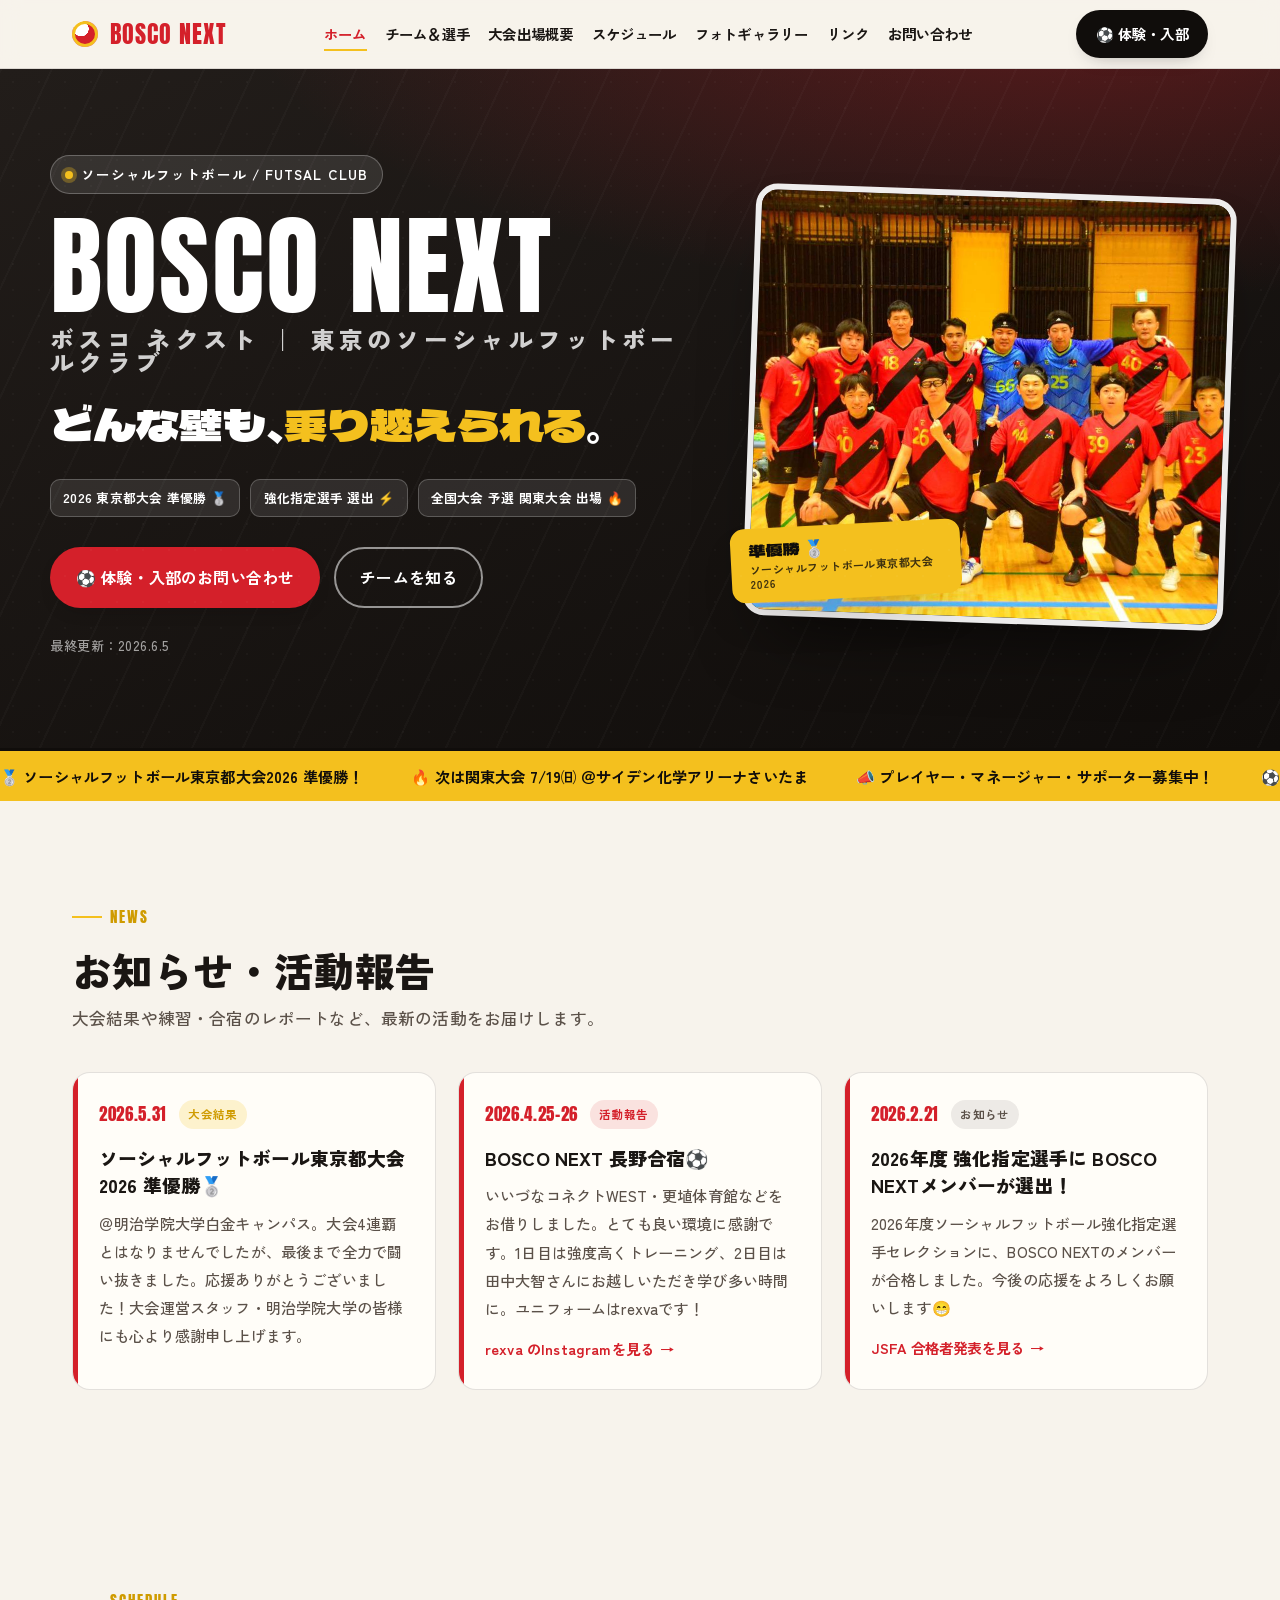
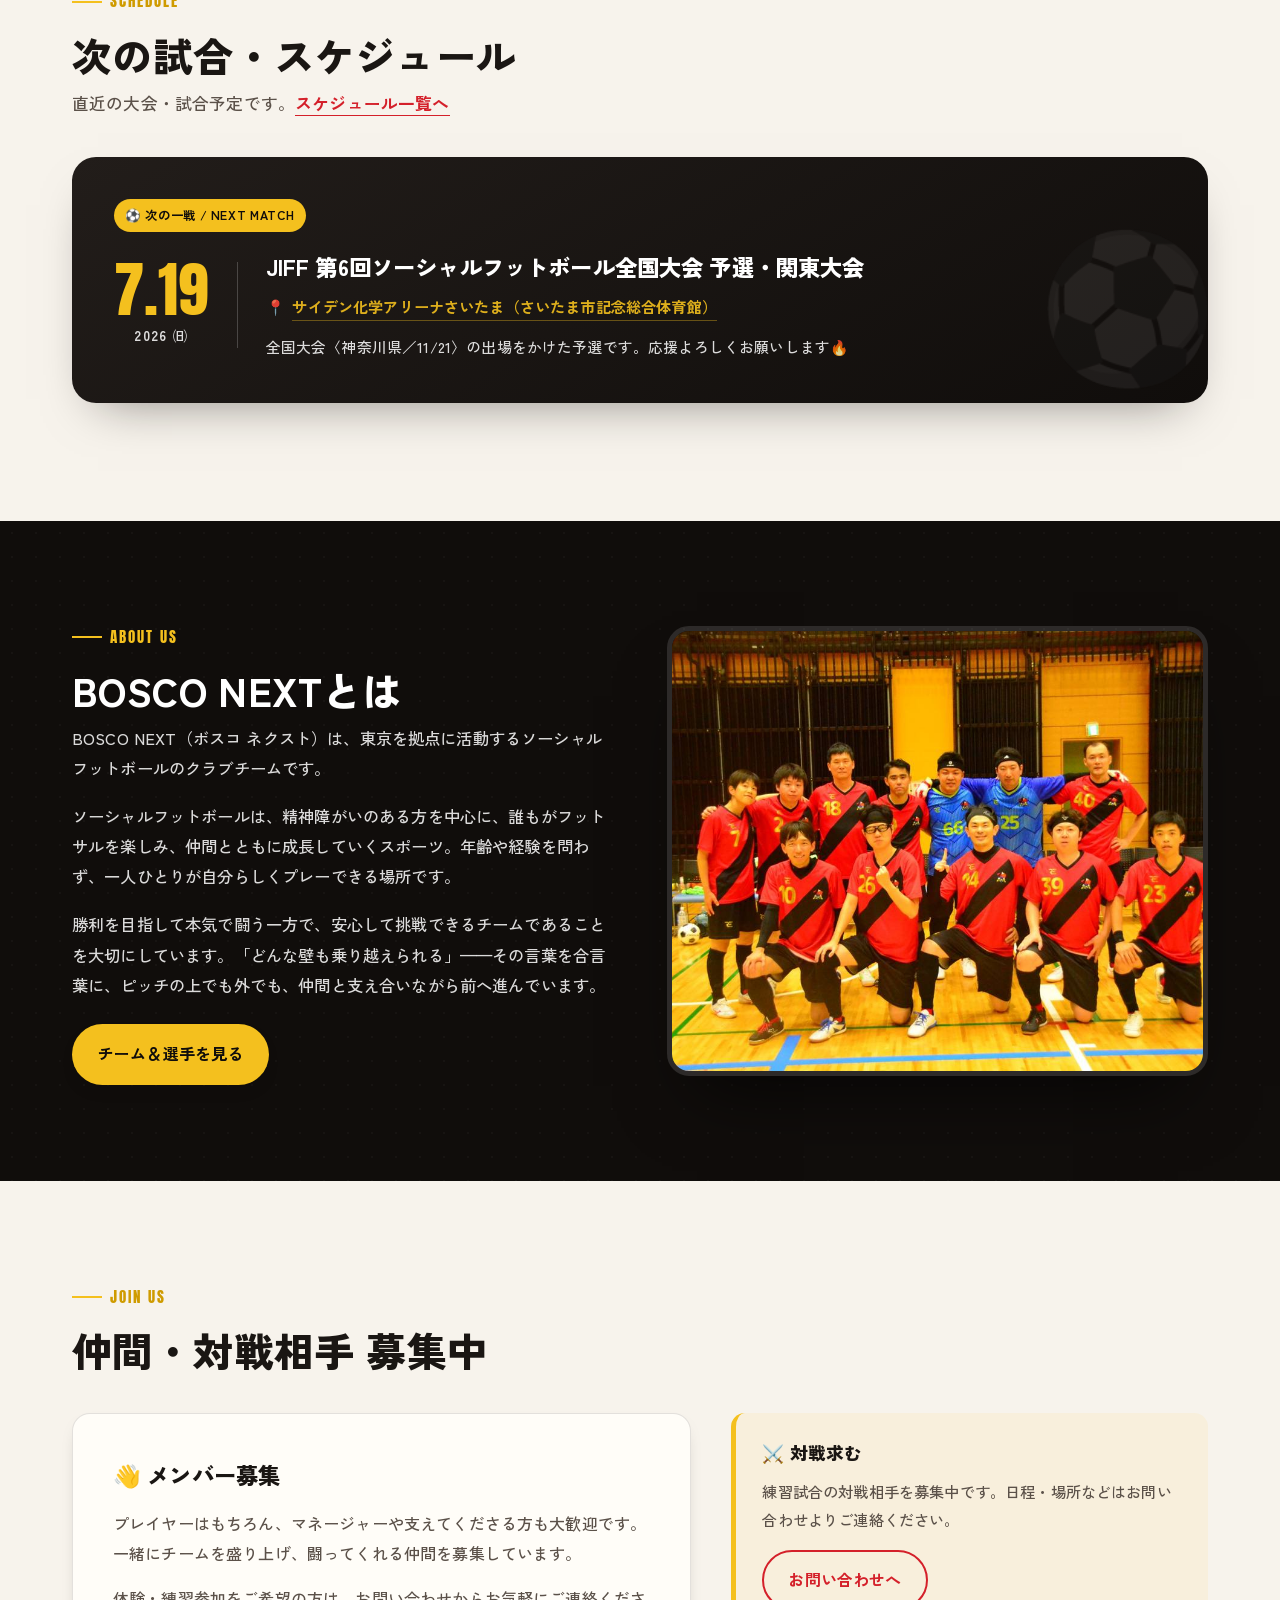
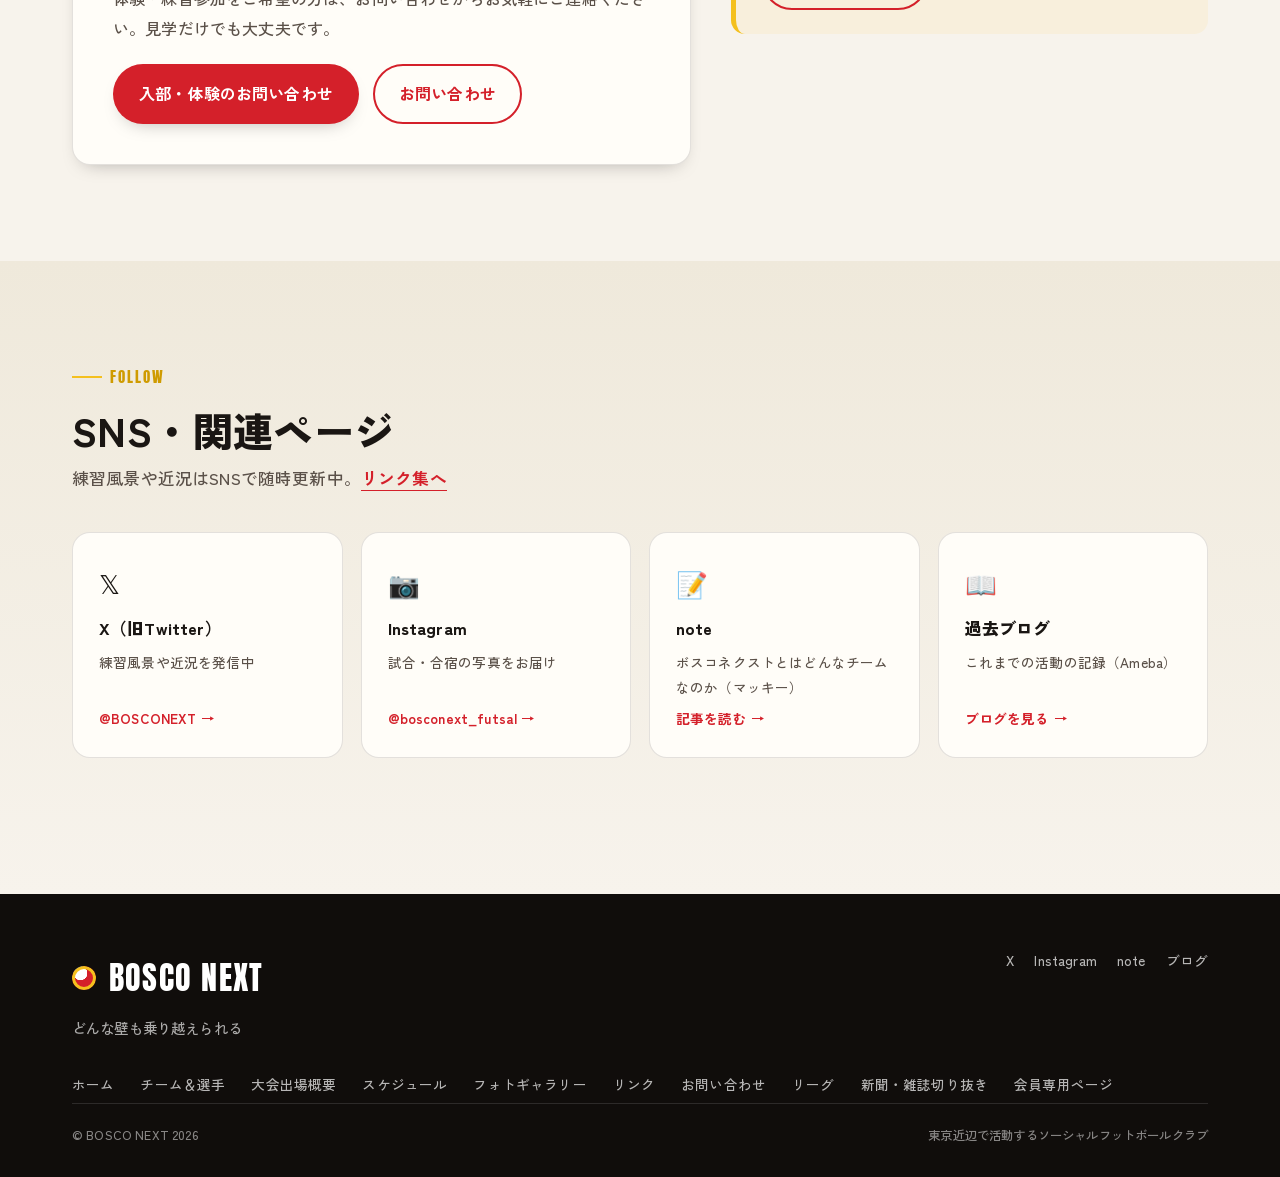
<file: bosconext-site/index.html>
<!DOCTYPE html>
<html lang="ja">
<head>
<meta charset="UTF-8">
<meta name="viewport" content="width=device-width, initial-scale=1.0">
<title>BOSCO NEXT｜東京のソーシャルフットボールクラブ</title>
<meta name="description" content="東京近辺で活動するソーシャルフットボールのクラブチーム、BOSCO NEXT（ボスコ ネクスト）の公式ホームページ。精神障がいのある方を中心に、誰もがフットサルを楽しめるチームです。体験・入部・対戦のお問い合わせはお気軽に。">
<link rel="preconnect" href="https://fonts.googleapis.com">
<link rel="preconnect" href="https://fonts.gstatic.com" crossorigin>
<link href="https://fonts.googleapis.com/css2?family=Anton&family=Dela+Gothic+One&family=Zen+Kaku+Gothic+New:wght@400;500;700;900&display=swap" rel="stylesheet">
<link rel="stylesheet" href="style.css">
</head>
<body>

<header id="site-header"></header>
<nav class="mobile-menu" id="mobileMenu"></nav>

<!-- ========== ヒーロー ========== -->
<section class="hero" id="top">
  <div class="wrap hero-inner">
    <div>
      <span class="eyebrow"><span class="dot"></span><span id="eyebrowText"></span></span>
      <h1><span id="clubName"></span><span class="ja" id="clubNameJa"></span></h1>
      <p class="tagline" id="tagline"></p>
      <div class="hero-badges" id="heroBadges"></div>
      <div class="hero-cta">
        <a class="btn btn-primary" data-link="join">⚽ 体験・入部のお問い合わせ</a>
        <a class="btn btn-ghost" href="#about">チームを知る</a>
      </div>
      <p class="hero-meta" id="updateMeta"></p>
    </div>
    <div class="hero-photo">
      <div class="frame"><img id="heroPhoto" alt="BOSCO NEXTの集合写真"></div>
      <div class="score" id="heroScore"></div>
    </div>
  </div>
</section>

<div class="ticker"><div class="ticker-track" id="ticker"></div></div>

<!-- ========== お知らせ ========== -->
<section class="block" id="news">
  <div class="wrap">
    <div class="sec-head reveal">
      <span class="kicker">News</span>
      <h2 class="sec-title">お知らせ・活動報告</h2>
      <p class="sec-lead">大会結果や練習・合宿のレポートなど、最新の活動をお届けします。</p>
    </div>
    <div class="news-grid" id="newsList"></div>
  </div>
</section>

<!-- ========== 次の試合・スケジュール ========== -->
<section class="block" id="schedule-sec">
  <div class="wrap">
    <div class="sec-head reveal">
      <span class="kicker">Schedule</span>
      <h2 class="sec-title">次の試合・スケジュール</h2>
      <p class="sec-lead">直近の大会・試合予定です。<a href="schedule.html" style="color:var(--brand);font-weight:700;border-bottom:1px solid var(--brand)">スケジュール一覧へ</a></p>
    </div>
    <div class="reveal" id="nextMatch"></div>
    <div class="sched-list reveal" id="scheduleList"></div>
  </div>
</section>

<!-- ========== BOSCO NEXTとは ========== -->
<section class="block" id="about">
  <div class="wrap about-grid">
    <div class="about-body reveal">
      <span class="kicker">About Us</span>
      <h2 class="sec-title">BOSCO NEXTとは</h2>
      <div id="aboutBody"></div>
      <div style="margin-top:24px"><a class="btn btn-gold" href="team.html">チーム＆選手を見る</a></div>
    </div>
    <div class="about-photo reveal">
      <div class="frame"><img id="aboutPhoto" alt="BOSCO NEXTのチーム写真"></div>
    </div>
  </div>
</section>

<!-- ========== 仲間募集 ========== -->
<section class="block" id="join">
  <div class="wrap">
    <div class="sec-head reveal">
      <span class="kicker">Join Us</span>
      <h2 class="sec-title">仲間・対戦相手 募集中</h2>
    </div>
    <div class="join-grid">
      <div class="join-card reveal">
        <h3>👋 メンバー募集</h3>
        <div id="recruitBody"></div>
        <div class="join-btns">
          <a class="btn btn-primary" data-link="join">入部・体験のお問い合わせ</a>
          <a class="btn btn-outline" data-link="contact">お問い合わせ</a>
        </div>
      </div>
      <div class="taisen reveal">
        <h4>⚔️ 対戦求む</h4>
        <p id="taisenBody"></p>
        <a class="btn btn-outline" data-link="contact">お問い合わせへ</a>
      </div>
    </div>
  </div>
</section>

<!-- ========== SNS ========== -->
<section class="block" id="links">
  <div class="wrap">
    <div class="sec-head reveal">
      <span class="kicker">Follow</span>
      <h2 class="sec-title">SNS・関連ページ</h2>
      <p class="sec-lead">練習風景や近況はSNSで随時更新中。<a href="links.html" style="color:var(--brand);font-weight:700;border-bottom:1px solid var(--brand)">リンク集へ</a></p>
    </div>
    <div class="sns-grid reveal" id="snsLinks"></div>
  </div>
</section>

<footer id="site-footer"></footer>
<button class="to-top" id="toTop" aria-label="上に戻る">↑</button>

<!-- チーム写真（差し替え方は 編集ガイド.md の「写真」を参照） -->
<script src="team-photo.js"></script>
<!-- 全ページ共通（メニュー・フッター・リンクはここで管理） -->
<script src="site.js"></script>

<script>
/* =====================================================================
   ★★★ このページ（トップ）の内容はここを編集します ★★★
   ・お知らせ → 編集画面（/admin）で追加・編集します（このファイル下の news は予備）
   ・試合予定 → schedule の { } をコピー（一番上が「次の一戦」）
   ・文章     → " " の中を書き換える
   ※ メニュー・SNS・チーム名は site.js の SITE_INFO で管理しています
   ===================================================================== */
const PAGE = {
  clubName:   "BOSCO NEXT",
  clubNameJa: "ボスコ ネクスト ｜ 東京のソーシャルフットボールクラブ",
  eyebrow:    "ソーシャルフットボール / FUTSAL CLUB",
  tagline:    'どんな壁も、{乗り越えられる}。',   /* { } で囲んだ言葉がゴールドで強調されます */
  updateDate: "2026.6.5",

  heroPhoto:  HERO_IMG,
  heroScoreMain: "準優勝 🥈",
  heroScoreSub:  "ソーシャルフットボール東京都大会 2026",
  heroBadges: [
    "2026 東京都大会 準優勝 🥈",
    "強化指定選手 選出 ⚡",
    "全国大会 予選 関東大会 出場 🔥"
  ],
  ticker: [
    "🥈 ソーシャルフットボール東京都大会2026 準優勝！",
    "🔥 次は関東大会 7/19㈰ ＠サイデン化学アリーナさいたま",
    "📣 プレイヤー・マネージャー・サポーター募集中！",
    "⚽ 練習試合の対戦相手も募集しています"
  ],

  /* お知らせ（新しいものを上に） tag: result=大会結果 / report=活動報告 / info=お知らせ */
  news: [
    {
      date: "2026.5.31", tag: "result",
      title:"ソーシャルフットボール東京都大会2026 準優勝🥈",
      body: "＠明治学院大学白金キャンパス。大会4連覇とはなりませんでしたが、最後まで全力で闘い抜きました。応援ありがとうございました！大会運営スタッフ・明治学院大学の皆様にも心より感謝申し上げます。",
      link: "", linkText: ""
    },
    {
      date: "2026.4.25–26", tag: "report",
      title:"BOSCO NEXT 長野合宿⚽",
      body: "いいづなコネクトWEST・更埴体育館などをお借りしました。とても良い環境に感謝です。1日目は強度高くトレーニング、2日目は田中大智さんにお越しいただき学び多い時間に。ユニフォームはrexvaです！",
      link: "https://www.instagram.com/p/DGDHDEYy_HX/", linkText: "rexva のInstagramを見る"
    },
    {
      date: "2026.2.21", tag: "info",
      title:"2026年度 強化指定選手に BOSCO NEXTメンバーが選出！",
      body: "2026年度ソーシャルフットボール強化指定選手セレクションに、BOSCO NEXTのメンバーが合格しました。今後の応援をよろしくお願いします😁",
      link: "https://jsfa-official.jp/posts/5Of34ngU", linkText: "JSFA 合格者発表を見る"
    }
  ],

  /* 試合・スケジュール（一番上が「次の一戦」として大きく表示） */
  schedule: [
    {
      date: "7.19", sub: "2026 ㈰",
      title:"JIFF 第6回ソーシャルフットボール全国大会 予選 関東大会",
      place:"サイデン化学アリーナさいたま（さいたま市記念総合体育館）",
      placeLink:"http://sai-kinen-spomachi.jp/",
      note: "全国大会〈神奈川県／11/21〉の出場をかけた予選です。応援よろしくお願いします🔥"
    }
  ],

  about: [
    "BOSCO NEXT（ボスコ ネクスト）は、東京を拠点に活動するソーシャルフットボールのクラブチームです。",
    "ソーシャルフットボールは、精神障がいのある方を中心に、誰もがフットサルを楽しみ、仲間とともに成長していくスポーツ。年齢や経験を問わず、一人ひとりが自分らしくプレーできる場所です。",
    "勝利を目指して本気で闘う一方で、安心して挑戦できるチームであることを大切にしています。「どんな壁も乗り越えられる」——その言葉を合言葉に、ピッチの上でも外でも、仲間と支え合いながら前へ進んでいます。"
  ],
  recruit: [
    "プレイヤーはもちろん、マネージャーや支えてくださる方も大歓迎です。一緒にチームを盛り上げ、闘ってくれる仲間を募集しています。",
    "体験・練習参加をご希望の方は、お問い合わせからお気軽にご連絡ください。見学だけでも大丈夫です。"
  ],
  taisen: "練習試合の対戦相手を募集中です。日程・場所などはお問い合わせよりご連絡ください。"
};

/* ===== 表示の仕組み（基本さわらなくてOK） ===== */
const $ = function(id){return document.getElementById(id);};
const tagName = {result:"大会結果", report:"活動報告", info:"お知らせ"};

/* トップの文章・写真は home.json（CMSで編集）。無い項目は下の PAGE を使用 */
function renderHome(h){
  $("clubName").textContent = PAGE.clubName;
  $("clubNameJa").textContent = PAGE.clubNameJa;
  $("eyebrowText").textContent = h.eyebrow || PAGE.eyebrow;
  $("tagline").innerHTML = esc(h.tagline || PAGE.tagline).replace(/\{(.+?)\}/g,'<span class="hl">$1</span>');
  $("updateMeta").textContent = "最終更新：" + (h.updateDate || PAGE.updateDate);
  var photo = h.heroPhoto || PAGE.heroPhoto;
  $("heroPhoto").src = photo;
  $("aboutPhoto").src = photo;
  var sm = (h.heroScoreMain!=null && h.heroScoreMain!=="") ? h.heroScoreMain : PAGE.heroScoreMain;
  var ss = (h.heroScoreSub!=null && h.heroScoreSub!=="") ? h.heroScoreSub : PAGE.heroScoreSub;
  $("heroScore").innerHTML = esc(sm) + '<small>' + esc(ss) + '</small>';
  var badges = (h.heroBadges && h.heroBadges.length) ? h.heroBadges : PAGE.heroBadges;
  $("heroBadges").innerHTML = badges.map(function(b){return '<span>'+esc(b)+'</span>';}).join("");
  var ticker = (h.ticker && h.ticker.length) ? h.ticker : PAGE.ticker;
  var tk = ticker.map(function(t){return '<span>'+esc(t)+'</span>';}).join("");
  $("ticker").innerHTML = tk + tk;
  var about = (h.about && h.about.length) ? h.about : PAGE.about;
  $("aboutBody").innerHTML = about.map(function(p){return '<p>'+esc(p)+'</p>';}).join("");
  var recruit = (h.recruit && h.recruit.length) ? h.recruit : PAGE.recruit;
  $("recruitBody").innerHTML = recruit.map(function(p){return '<p>'+esc(p)+'</p>';}).join("");
  $("taisenBody").textContent = h.taisen || PAGE.taisen;
}
loadJSON("home.json", function(d){ renderHome(d || {}); });

function renderNewsCard(n){
  return '<article class="news-card reveal">'+
    '<div class="news-top"><span class="news-date">'+esc(n.date)+'</span>'+
    '<span class="tag '+n.tag+'">'+esc(tagName[n.tag]||n.tag)+'</span></div>'+
    '<h3>'+esc(n.title)+'</h3>'+
    '<p>'+esc(n.body).replace(/\n/g,"<br>")+'</p>'+
    (n.link?'<a class="more" href="'+esc(n.link)+'" target="_blank" rel="noopener">'+esc(n.linkText||"くわしく見る")+'</a>':'')+
    '</article>';
}
/* お知らせは news.json（CMSで編集）を読み込んで表示します。
   読み込めない場合（例：パソコンでファイルを直接ひらいたプレビュー時）は、上の PAGE.news を表示します。 */
fetch('news.json', {cache:'no-store'})
  .then(function(r){ if(!r.ok) throw 0; return r.json(); })
  .then(function(data){
    var items = (data && data.items && data.items.length) ? data.items : PAGE.news;
    $("newsList").innerHTML = items.map(renderNewsCard).join("");
    observeReveals();
  })
  .catch(function(){
    $("newsList").innerHTML = PAGE.news.map(renderNewsCard).join("");
    observeReveals();
  });

function renderHomeSchedule(s){
  s = s || [];
  if(!s.length){ $("nextMatch").style.display="none"; $("scheduleList").innerHTML=""; return; }
  $("nextMatch").style.display="";
  var n = s[0];
  $("nextMatch").innerHTML =
    '<div class="next-match"><span class="nm-flag">⚽ 次の一戦 / NEXT MATCH</span>'+
    '<div class="nm-grid"><div class="nm-date"><div class="d">'+esc(n.date)+'</div><div class="m">'+esc(n.sub||"")+'</div></div>'+
    '<div class="nm-info"><h3>'+esc(n.title)+'</h3>'+
    '<div class="place">📍 '+(n.placeLink?'<a href="'+esc(n.placeLink)+'" target="_blank" rel="noopener">'+esc(n.place)+'</a>':esc(n.place))+'</div>'+
    (n.note?'<p class="note">'+esc(n.note)+'</p>':'')+'</div></div></div>';
  $("scheduleList").innerHTML = s.slice(1).map(function(e){
    return '<div class="sched-row"><div class="sd">'+esc(e.date)+' <small>'+esc(e.sub||"")+'</small></div>'+
      '<div><div class="st">'+esc(e.title)+'</div>'+(e.place?'<div class="sp">📍 '+esc(e.place)+'</div>':'')+'</div></div>';
  }).join("");
}
loadJSON("schedule.json", function(d){ renderHomeSchedule((d && d.upcoming) ? d.upcoming : PAGE.schedule); });

/* 文章（about / recruit / taisen）は renderHome() でまとめて表示しています */

$("snsLinks").innerHTML = [
  {ic:"𝕏", nm:"X（旧Twitter）", ds:"練習風景や近況を発信中", url:SITE_INFO.links.x, go:"@BOSCONEXT"},
  {ic:"📷", nm:"Instagram", ds:"試合・合宿の写真をお届け", url:SITE_INFO.links.instagram, go:"@bosconext_futsal"},
  {ic:"📝", nm:"note", ds:"ボスコネクストとはどんなチームなのか（マッキー）", url:SITE_INFO.links.note, go:"記事を読む"},
  {ic:"📖", nm:"過去ブログ", ds:"これまでの活動の記録（Ameba）", url:SITE_INFO.links.blog, go:"ブログを見る"}
].map(function(s){
  return '<a class="sns-card" href="'+esc(s.url)+'" target="_blank" rel="noopener">'+
    '<span class="ic">'+s.ic+'</span><span class="nm">'+esc(s.nm)+'</span>'+
    '<span class="ds">'+esc(s.ds)+'</span><span class="go">'+esc(s.go)+' →</span></a>';
}).join("");

observeReveals();
</script>
</body>
</html>
</file>
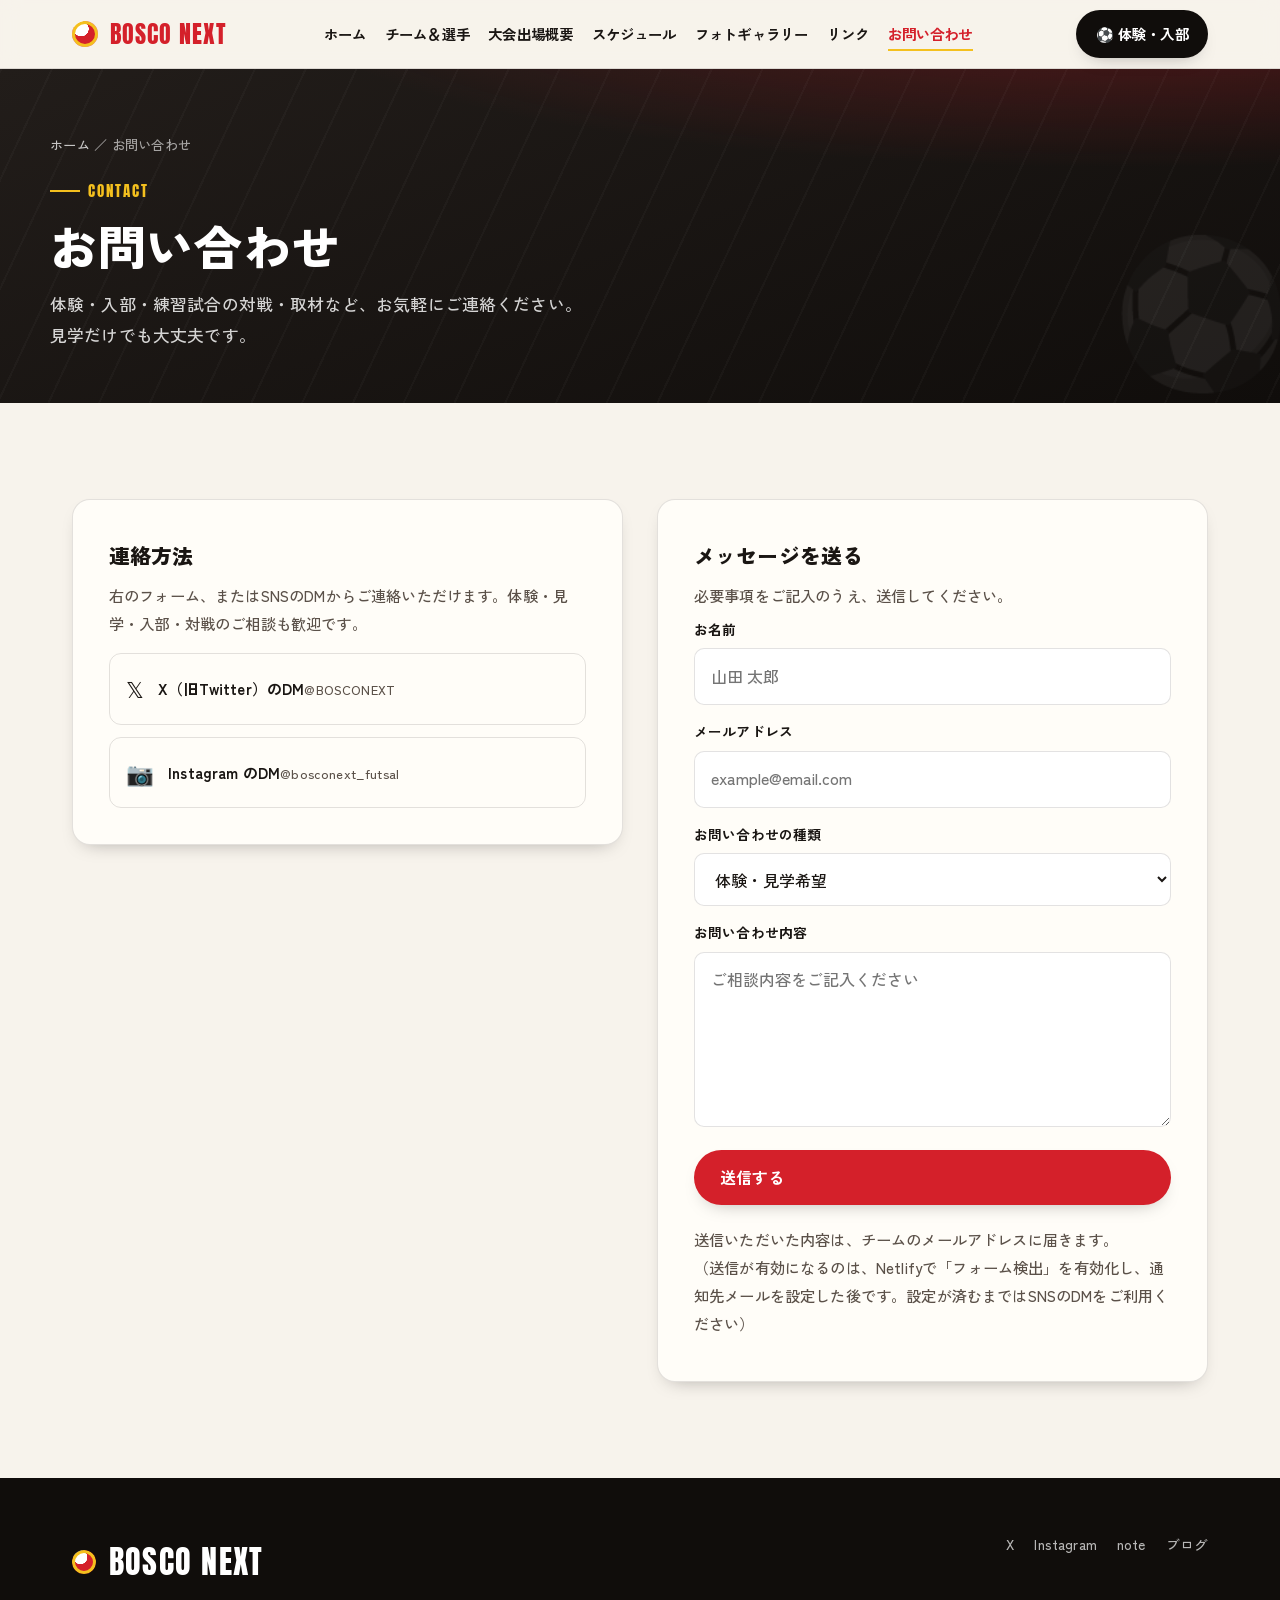
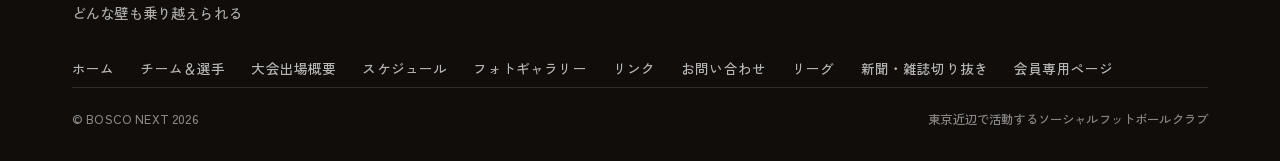
<file: bosconext-site/contact.html>
<!DOCTYPE html>
<html lang="ja">
<head>
<meta charset="UTF-8">
<meta name="viewport" content="width=device-width, initial-scale=1.0">
<title>お問い合わせ｜BOSCO NEXT</title>
<meta name="description" content="BOSCO NEXT（ボスコ ネクスト）へのお問い合わせ。体験・入部・対戦・取材などのご連絡はこちらから。">
<link rel="preconnect" href="https://fonts.googleapis.com">
<link rel="preconnect" href="https://fonts.gstatic.com" crossorigin>
<link href="https://fonts.googleapis.com/css2?family=Anton&family=Dela+Gothic+One&family=Zen+Kaku+Gothic+New:wght@400;500;700;900&display=swap" rel="stylesheet">
<link rel="stylesheet" href="style.css">
</head>
<body>

<header id="site-header"></header>
<nav class="mobile-menu" id="mobileMenu"></nav>

<section class="subhero">
  <div class="wrap subhero-inner">
    <div class="breadcrumb"><a href="index.html">ホーム</a> ／ お問い合わせ</div>
    <span class="kicker">Contact</span>
    <h1>お問い合わせ</h1>
    <p>体験・入部・練習試合の対戦・取材など、お気軽にご連絡ください。見学だけでも大丈夫です。</p>
  </div>
</section>

<section class="block">
  <div class="wrap contact-grid">

    <!-- 連絡方法 -->
    <div class="contact-card reveal">
      <h3>連絡方法</h3>
      <p>右のフォーム、またはSNSのDMからご連絡いただけます。体験・見学・入部・対戦のご相談も歓迎です。</p>
      <div class="contact-methods">
        <a class="cmethod" data-link="x" target="_blank" rel="noopener">
          <span class="ic">𝕏</span><span><span class="l1">X（旧Twitter）のDM</span><span class="l2">@BOSCONEXT</span></span>
        </a>
        <a class="cmethod" data-link="instagram" target="_blank" rel="noopener">
          <span class="ic">📷</span><span><span class="l1">Instagram のDM</span><span class="l2">@bosconext_futsal</span></span>
        </a>
      </div>
    </div>

    <!-- フォーム（Netlify Forms） -->
    <div class="contact-card reveal">
      <h3>メッセージを送る</h3>
      <p>必要事項をご記入のうえ、送信してください。</p>
      <form name="contact" method="POST" data-netlify="true" data-netlify-honeypot="bot-field" action="/thanks.html" class="cform">
        <input type="hidden" name="form-name" value="contact">
        <p hidden><label>これは記入しないでください: <input name="bot-field"></label></p>
        <div class="cfield"><label for="cf-name">お名前</label><input id="cf-name" type="text" name="name" placeholder="山田 太郎" required></div>
        <div class="cfield"><label for="cf-mail">メールアドレス</label><input id="cf-mail" type="email" name="email" placeholder="example@email.com" required></div>
        <div class="cfield"><label for="cf-type">お問い合わせの種類</label>
          <select id="cf-type" name="種類" style="width:100%;padding:.8em 1em;border:1px solid var(--line);border-radius:10px;font:inherit;background:#fff;color:var(--ink)">
            <option>体験・見学希望</option>
            <option>入部希望</option>
            <option>練習試合・対戦のご相談</option>
            <option>取材・メディア</option>
            <option>その他</option>
          </select>
        </div>
        <div class="cfield"><label for="cf-msg">お問い合わせ内容</label><textarea id="cf-msg" name="message" rows="5" placeholder="ご相談内容をご記入ください" required></textarea></div>
        <button type="submit" class="btn btn-primary">送信する</button>
        <p class="cnote">送信いただいた内容は、チームのメールアドレスに届きます。<br>（送信が有効になるのは、Netlifyで「フォーム検出」を有効化し、通知先メールを設定した後です。設定が済むまではSNSのDMをご利用ください）</p>
      </form>
    </div>

  </div>
</section>

<footer id="site-footer"></footer>
<button class="to-top" id="toTop" aria-label="上に戻る">↑</button>

<script src="site.js"></script>
</body>
</html>
</file>
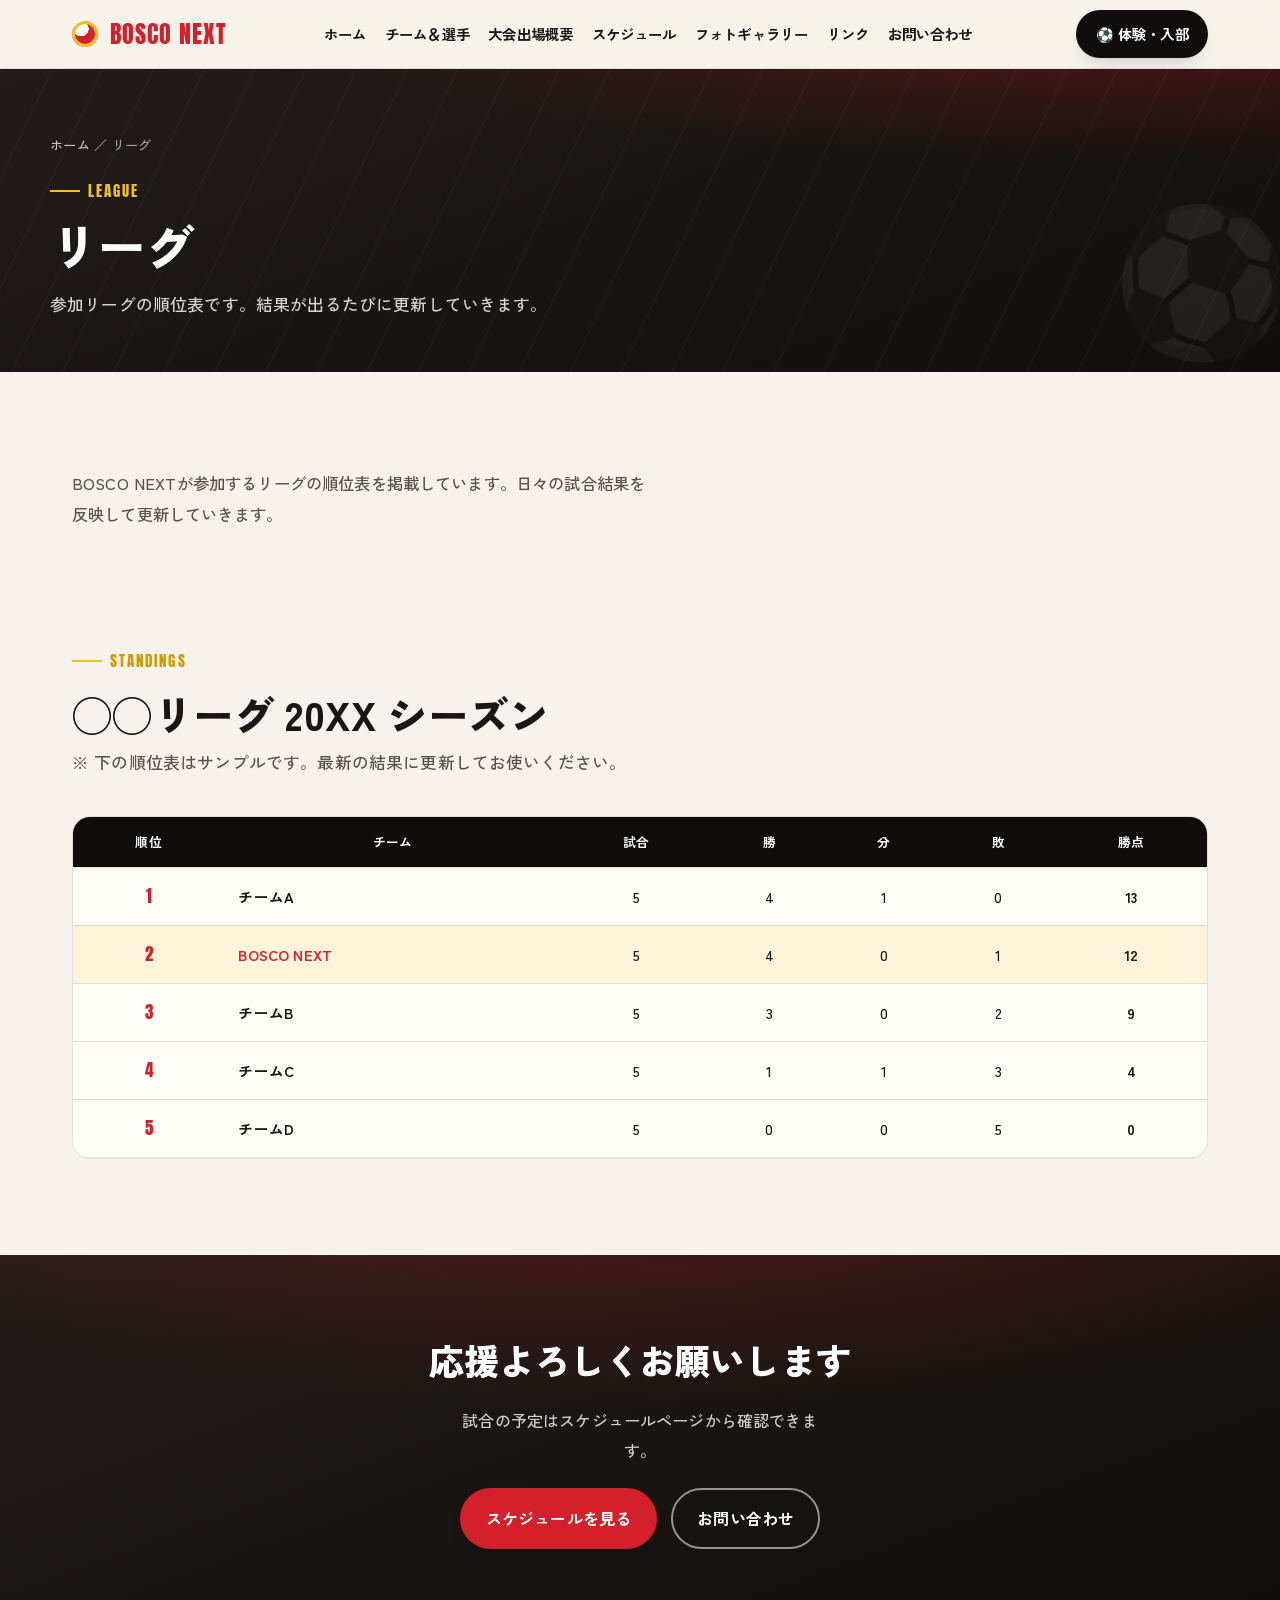
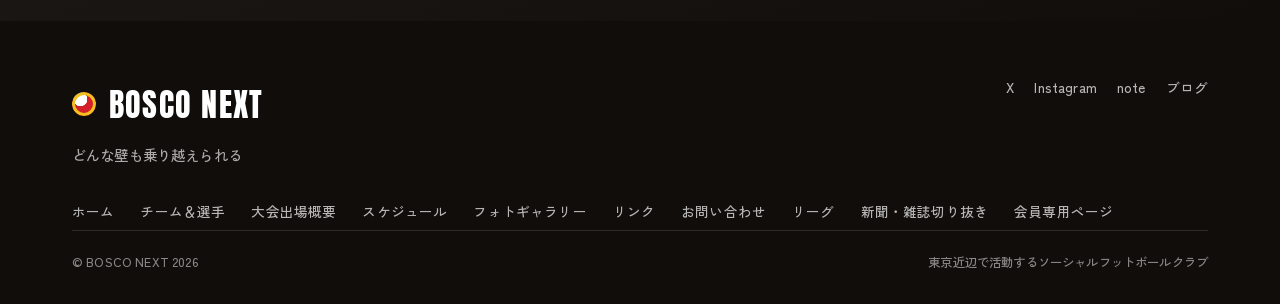
<file: bosconext-site/league.html>
<!DOCTYPE html>
<html lang="ja">
<head>
<meta charset="UTF-8">
<meta name="viewport" content="width=device-width, initial-scale=1.0">
<title>リーグ｜BOSCO NEXT</title>
<meta name="description" content="BOSCO NEXT（ボスコ ネクスト）が参加するリーグの順位表。">
<link rel="preconnect" href="https://fonts.googleapis.com">
<link rel="preconnect" href="https://fonts.gstatic.com" crossorigin>
<link href="https://fonts.googleapis.com/css2?family=Anton&family=Dela+Gothic+One&family=Zen+Kaku+Gothic+New:wght@400;500;700;900&display=swap" rel="stylesheet">
<link rel="stylesheet" href="style.css">
</head>
<body>

<header id="site-header"></header>
<nav class="mobile-menu" id="mobileMenu"></nav>

<section class="subhero">
  <div class="wrap subhero-inner">
    <div class="breadcrumb"><a href="index.html">ホーム</a> ／ リーグ</div>
    <span class="kicker">League</span>
    <h1>リーグ</h1>
    <p>参加リーグの順位表です。結果が出るたびに更新していきます。</p>
  </div>
</section>

<section class="block">
  <div class="wrap">
    <div class="lead-block reveal" id="lead"></div>
  </div>
</section>

<section class="block" style="padding-top:0">
  <div class="wrap">
    <div class="sec-head reveal">
      <span class="kicker">Standings</span>
      <h2 class="sec-title" id="leagueName">順位表</h2>
      <p class="sec-lead" id="leagueNote"></p>
    </div>
    <div class="table-wrap reveal">
      <table class="ltable">
        <thead>
          <tr><th>順位</th><th>チーム</th><th>試合</th><th>勝</th><th>分</th><th>敗</th><th>勝点</th></tr>
        </thead>
        <tbody id="standings"></tbody>
      </table>
    </div>
  </div>
</section>

<section class="cta-band">
  <div class="wrap">
    <h2>応援よろしくお願いします</h2>
    <p>試合の予定はスケジュールページから確認できます。</p>
    <div class="hero-cta">
      <a class="btn btn-primary" href="schedule.html">スケジュールを見る</a>
      <a class="btn btn-ghost" data-link="contact">お問い合わせ</a>
    </div>
  </div>
</section>

<footer id="site-footer"></footer>
<button class="to-top" id="toTop" aria-label="上に戻る">↑</button>

<script src="site.js"></script>
<script>
/* =====================================================================
   ★★★ このページの内容はここを編集します ★★★
   ・順位表を更新 → standings の数字や順番を書き換える
   ・自チームの行は mine:true にすると色がつきます
   ===================================================================== */
const PAGE = {
  leagueName: "◯◯リーグ 20XX シーズン",   /* リーグ名・シーズンに書き換え */
  leagueNote: "※ 下の順位表はサンプルです。最新の結果に更新してお使いください。",

  /* rank=順位, team=チーム名, p=試合数, w=勝, d=分, l=敗, pts=勝点 */
  standings: [
    {rank:1, team:"チームA", p:5, w:4, d:1, l:0, pts:13},
    {rank:2, team:"BOSCO NEXT", p:5, w:4, d:0, l:1, pts:12, mine:true},
    {rank:3, team:"チームB", p:5, w:3, d:0, l:2, pts:9},
    {rank:4, team:"チームC", p:5, w:1, d:1, l:3, pts:4},
    {rank:5, team:"チームD", p:5, w:0, d:0, l:5, pts:0}
  ]
};

/* ===== 表示の仕組み ===== */
document.getElementById("leagueName").textContent = PAGE.leagueName;
document.getElementById("leagueNote").textContent = PAGE.leagueNote;
document.getElementById("lead").innerHTML =
  '<p>BOSCO NEXTが参加するリーグの順位表を掲載しています。日々の試合結果を反映して更新していきます。</p>';

document.getElementById("standings").innerHTML = PAGE.standings.map(function(t){
  return '<tr'+(t.mine?' class="mine"':'')+'>'+
    '<td class="rank">'+esc(String(t.rank))+'</td>'+
    '<td>'+esc(t.team)+'</td>'+
    '<td>'+esc(String(t.p))+'</td><td>'+esc(String(t.w))+'</td>'+
    '<td>'+esc(String(t.d))+'</td><td>'+esc(String(t.l))+'</td>'+
    '<td><strong>'+esc(String(t.pts))+'</strong></td></tr>';
}).join("");

observeReveals();
</script>
</body>
</html>
</file>
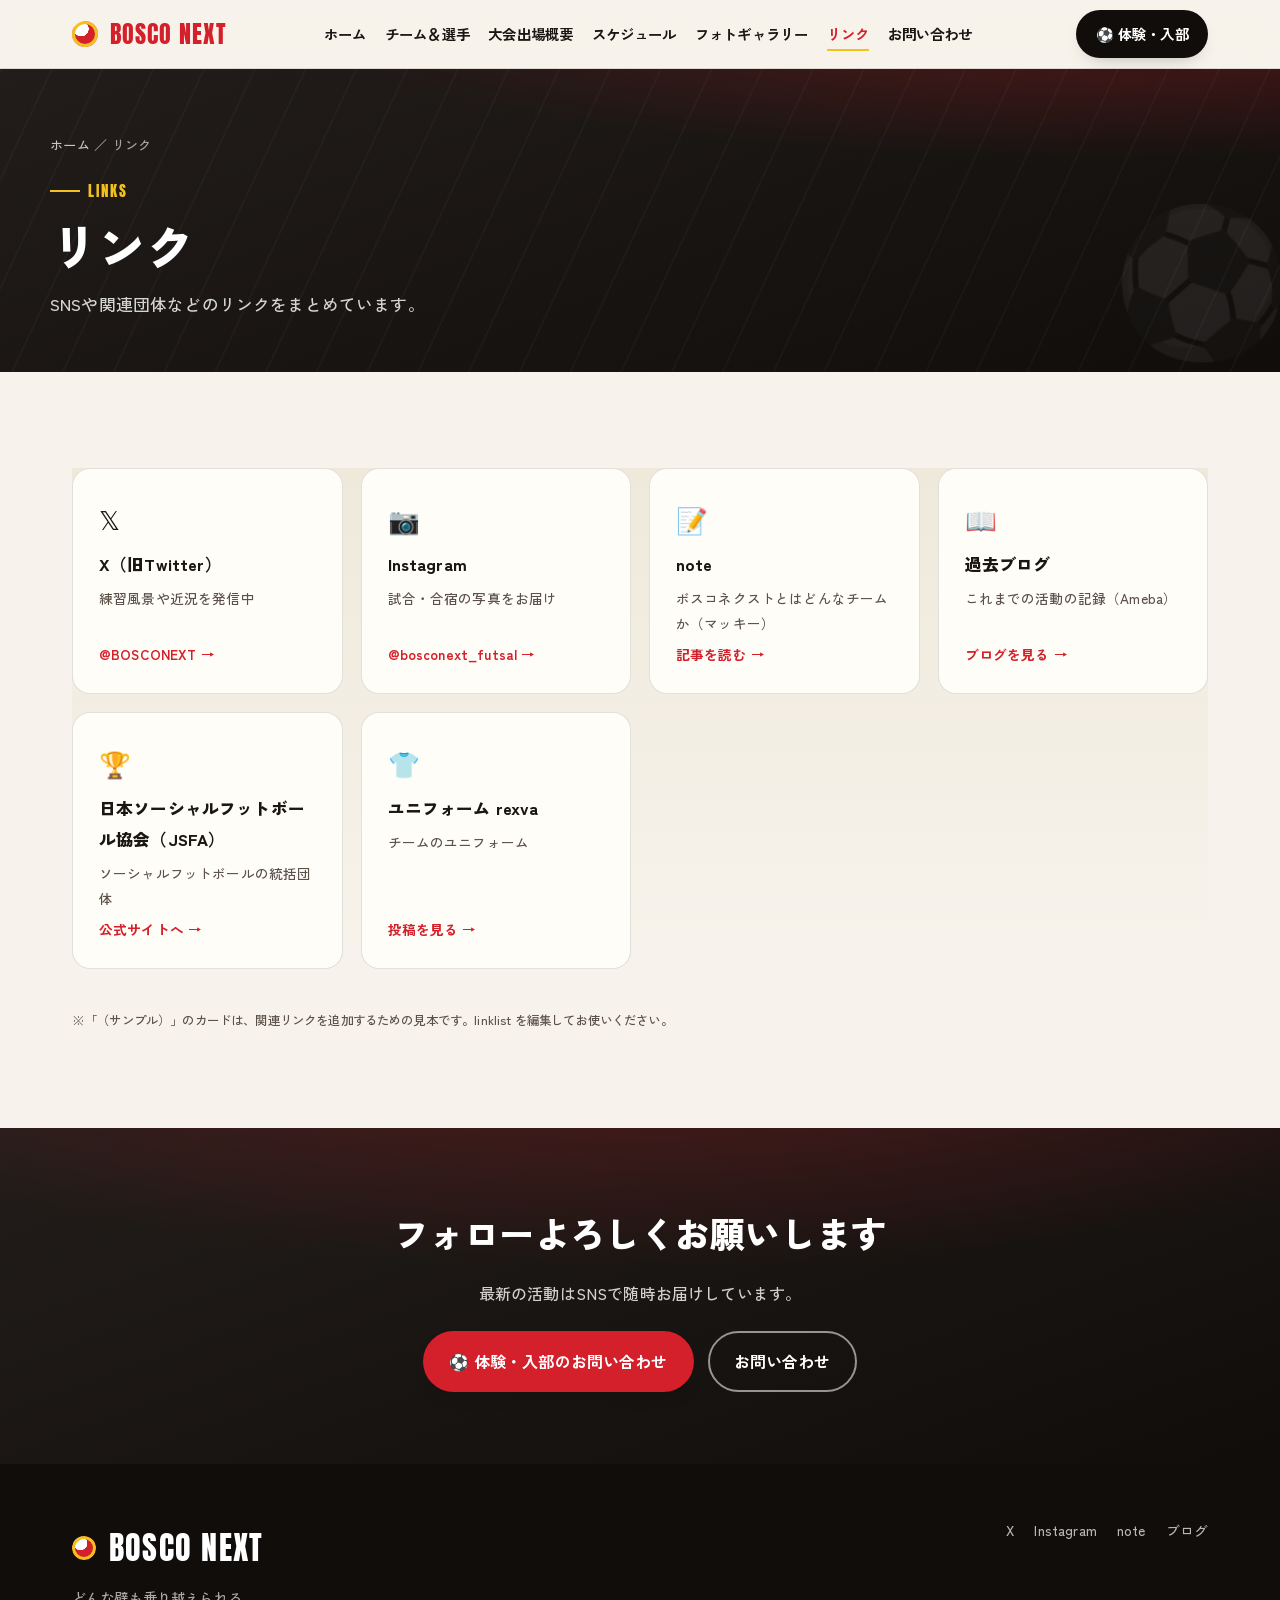
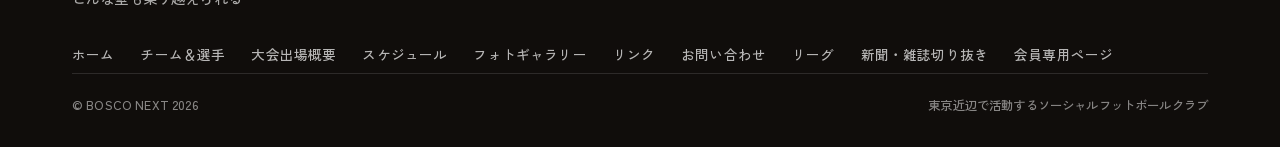
<file: bosconext-site/links.html>
<!DOCTYPE html>
<html lang="ja">
<head>
<meta charset="UTF-8">
<meta name="viewport" content="width=device-width, initial-scale=1.0">
<title>リンク｜BOSCO NEXT</title>
<meta name="description" content="BOSCO NEXT（ボスコ ネクスト）のSNS・関連団体などのリンク集。">
<link rel="preconnect" href="https://fonts.googleapis.com">
<link rel="preconnect" href="https://fonts.gstatic.com" crossorigin>
<link href="https://fonts.googleapis.com/css2?family=Anton&family=Dela+Gothic+One&family=Zen+Kaku+Gothic+New:wght@400;500;700;900&display=swap" rel="stylesheet">
<link rel="stylesheet" href="style.css">
</head>
<body>

<header id="site-header"></header>
<nav class="mobile-menu" id="mobileMenu"></nav>

<section class="subhero">
  <div class="wrap subhero-inner">
    <div class="breadcrumb"><a href="index.html">ホーム</a> ／ リンク</div>
    <span class="kicker">Links</span>
    <h1>リンク</h1>
    <p>SNSや関連団体などのリンクをまとめています。</p>
  </div>
</section>

<section class="block">
  <div class="wrap">
    <div class="sns-grid reveal" id="links"></div>
    <p class="cnote reveal" style="margin-top:20px">※「（サンプル）」のカードは、関連リンクを追加するための見本です。linklist を編集してお使いください。</p>
  </div>
</section>

<section class="cta-band">
  <div class="wrap">
    <h2>フォローよろしくお願いします</h2>
    <p>最新の活動はSNSで随時お届けしています。</p>
    <div class="hero-cta">
      <a class="btn btn-primary" data-link="join">⚽ 体験・入部のお問い合わせ</a>
      <a class="btn btn-ghost" data-link="contact">お問い合わせ</a>
    </div>
  </div>
</section>

<footer id="site-footer"></footer>
<button class="to-top" id="toTop" aria-label="上に戻る">↑</button>

<script src="site.js"></script>
<script>
/* =====================================================================
   ★★★ このページの内容はここを編集します ★★★
   ・リンクを追加/変更 → linklist の { } を編集する
   ===================================================================== */
const PAGE = {
  linklist: [
    {ic:"𝕏",  nm:"X（旧Twitter）", ds:"練習風景や近況を発信中", url:SITE_INFO.links.x,         go:"@BOSCONEXT"},
    {ic:"📷", nm:"Instagram",      ds:"試合・合宿の写真をお届け", url:SITE_INFO.links.instagram, go:"@bosconext_futsal"},
    {ic:"📝", nm:"note",           ds:"ボスコネクストとはどんなチームか（マッキー）", url:SITE_INFO.links.note, go:"記事を読む"},
    {ic:"📖", nm:"過去ブログ",      ds:"これまでの活動の記録（Ameba）", url:SITE_INFO.links.blog,      go:"ブログを見る"},
    {ic:"🏆", nm:"日本ソーシャルフットボール協会（JSFA）", ds:"ソーシャルフットボールの統括団体", url:"https://jsfa-official.jp/", go:"公式サイトへ"},
    {ic:"👕", nm:"ユニフォーム rexva", ds:"チームのユニフォーム", url:"https://www.instagram.com/p/DGDHDEYy_HX/", go:"投稿を見る"},
    {ic:"🔗", nm:"関連リンク（サンプル）", ds:"説明をここに記入", url:"#", go:"リンクへ"}
  ]
};

/* ===== 表示の仕組み（内容は links.json＝CMSで編集。読めない時は上の PAGE を表示）===== */
function renderLinks(d){
  var list = (d && d.linklist) ? d.linklist : PAGE.linklist;
  document.getElementById("links").innerHTML = list.map(function(s){
    return '<a class="sns-card" href="'+esc(s.url)+'" target="_blank" rel="noopener">'+
      '<span class="ic">'+esc(s.ic||"🔗")+'</span><span class="nm">'+esc(s.nm)+'</span>'+
      '<span class="ds">'+esc(s.ds)+'</span><span class="go">'+esc(s.go||"開く")+' →</span></a>';
  }).join("");
  observeReveals();
}
loadJSON("links.json", function(d){ renderLinks(d); });
</script>
</body>
</html>
</file>
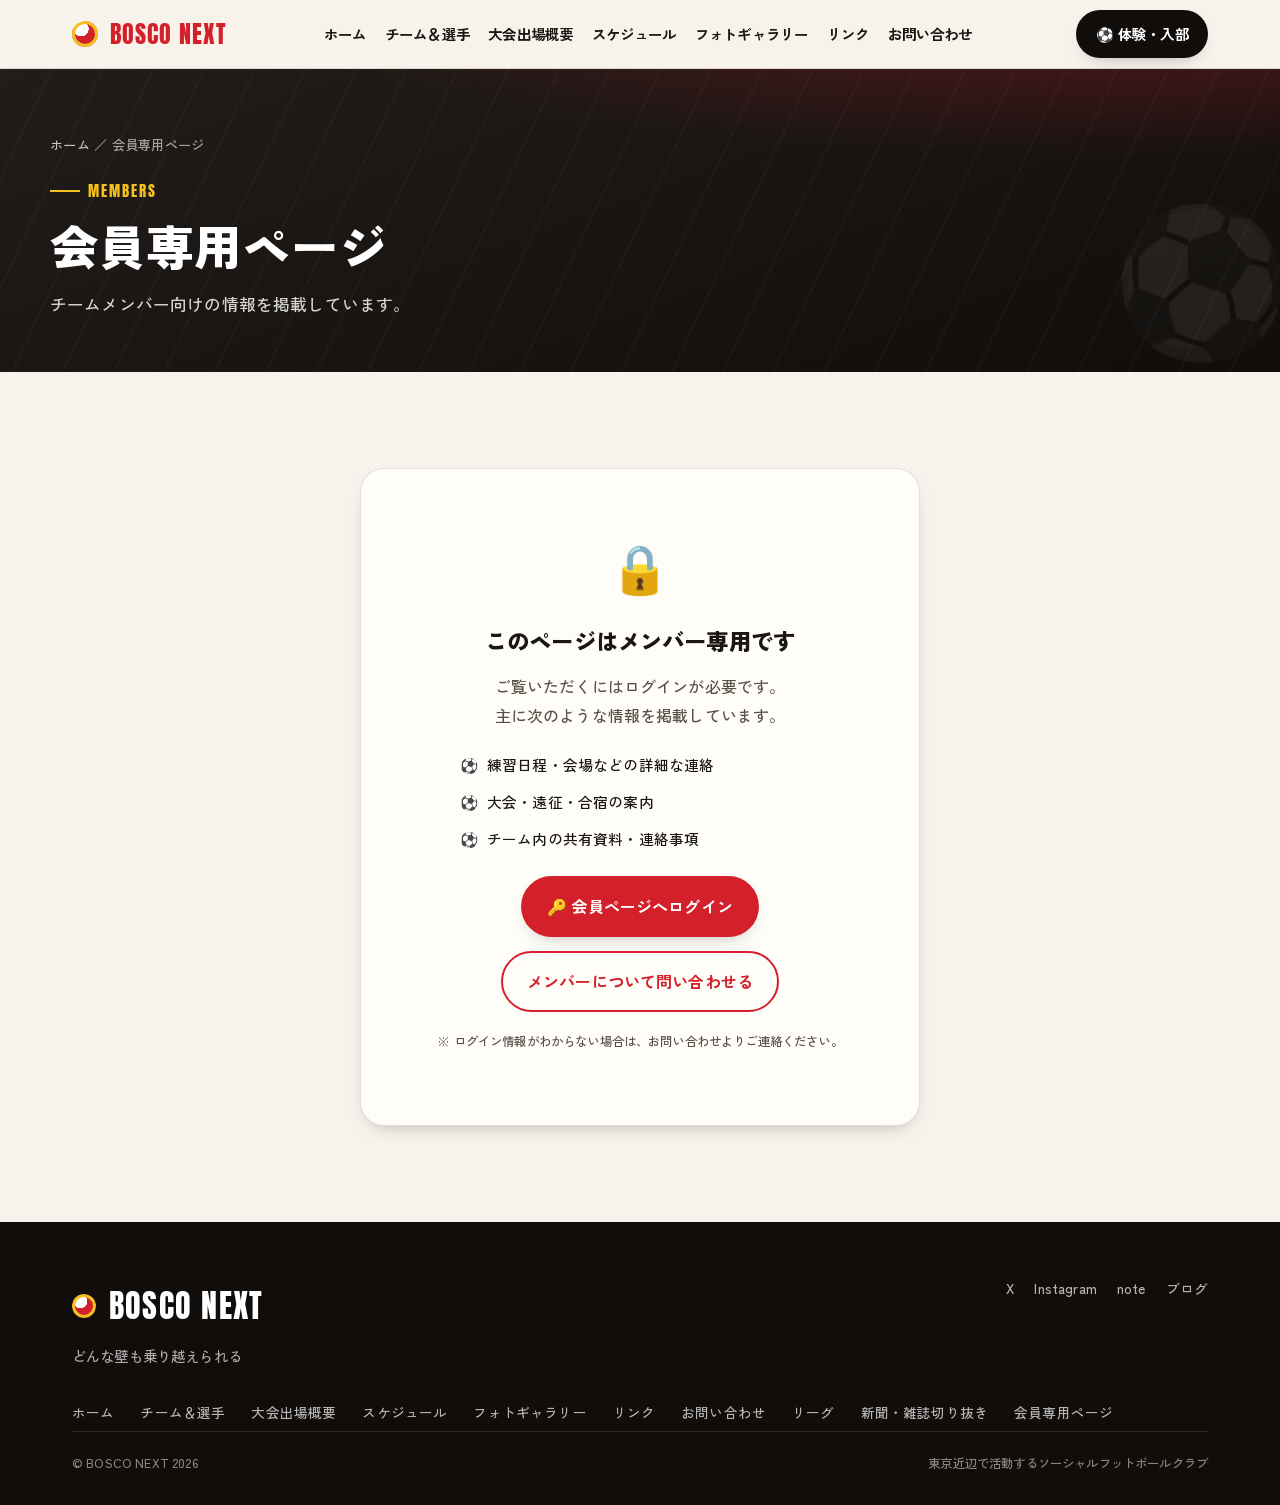
<file: bosconext-site/members.html>
<!DOCTYPE html>
<html lang="ja">
<head>
<meta charset="UTF-8">
<meta name="viewport" content="width=device-width, initial-scale=1.0">
<title>会員専用ページ｜BOSCO NEXT</title>
<meta name="description" content="BOSCO NEXT（ボスコ ネクスト）メンバー専用ページのご案内。">
<link rel="preconnect" href="https://fonts.googleapis.com">
<link rel="preconnect" href="https://fonts.gstatic.com" crossorigin>
<link href="https://fonts.googleapis.com/css2?family=Anton&family=Dela+Gothic+One&family=Zen+Kaku+Gothic+New:wght@400;500;700;900&display=swap" rel="stylesheet">
<link rel="stylesheet" href="style.css">
</head>
<body>

<header id="site-header"></header>
<nav class="mobile-menu" id="mobileMenu"></nav>

<section class="subhero">
  <div class="wrap subhero-inner">
    <div class="breadcrumb"><a href="index.html">ホーム</a> ／ 会員専用ページ</div>
    <span class="kicker">Members</span>
    <h1>会員専用ページ</h1>
    <p>チームメンバー向けの情報を掲載しています。</p>
  </div>
</section>

<section class="block">
  <div class="wrap">
    <div class="locked-card reveal">
      <div class="lock">🔒</div>
      <h3>このページはメンバー専用です</h3>
      <p>ご覧いただくにはログインが必要です。<br>主に次のような情報を掲載しています。</p>
      <div class="locked-list">
        <div>練習日程・会場などの詳細な連絡</div>
        <div>大会・遠征・合宿の案内</div>
        <div>チーム内の共有資料・連絡事項</div>
      </div>
      <div class="hero-cta" style="justify-content:center">
        <a class="btn btn-primary" data-link="jimdoMembers" target="_blank" rel="noopener">🔑 会員ページへログイン</a>
        <a class="btn btn-outline" data-link="contact">メンバーについて問い合わせる</a>
      </div>
      <p class="cnote" style="margin-top:18px">※ ログイン情報がわからない場合は、お問い合わせよりご連絡ください。</p>
    </div>
  </div>
</section>

<footer id="site-footer"></footer>
<button class="to-top" id="toTop" aria-label="上に戻る">↑</button>

<script src="site.js"></script>
</body>
</html>
</file>
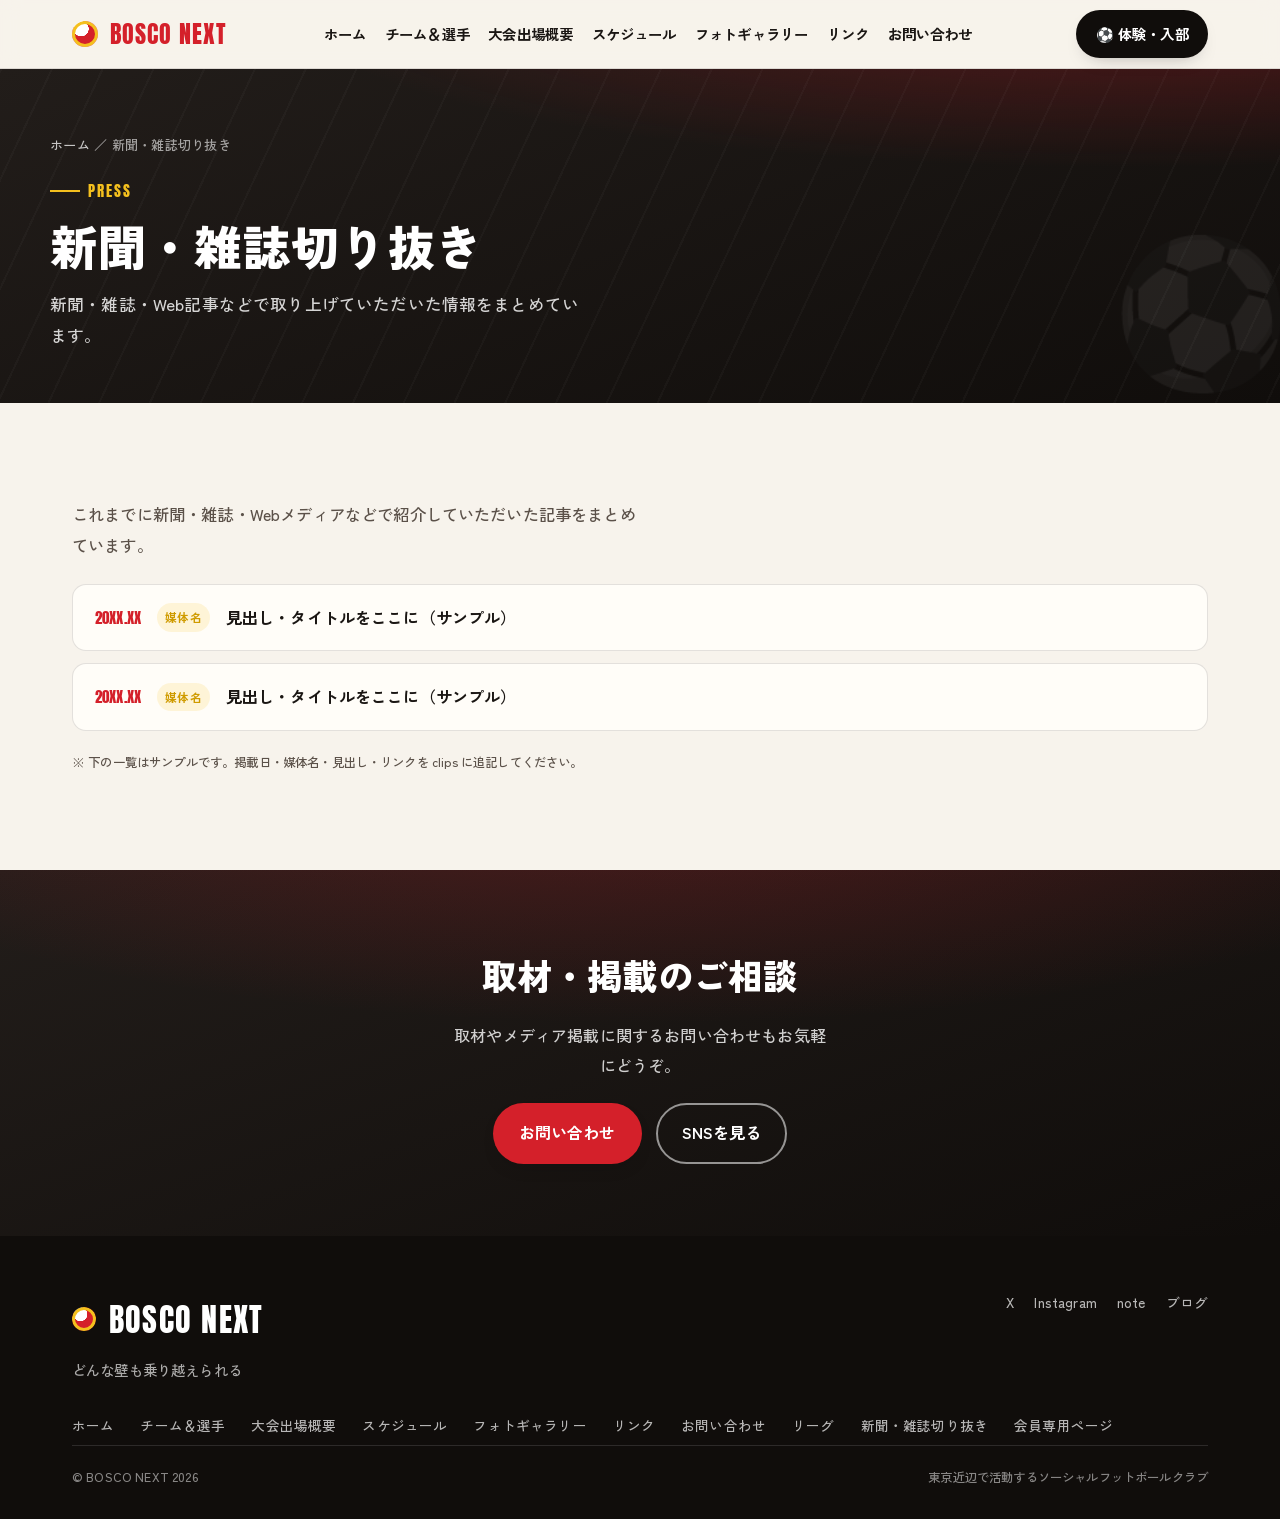
<file: bosconext-site/press.html>
<!DOCTYPE html>
<html lang="ja">
<head>
<meta charset="UTF-8">
<meta name="viewport" content="width=device-width, initial-scale=1.0">
<title>新聞・雑誌切り抜き｜BOSCO NEXT</title>
<meta name="description" content="BOSCO NEXT（ボスコ ネクスト）が掲載された新聞・雑誌・Web記事などのまとめ。">
<link rel="preconnect" href="https://fonts.googleapis.com">
<link rel="preconnect" href="https://fonts.gstatic.com" crossorigin>
<link href="https://fonts.googleapis.com/css2?family=Anton&family=Dela+Gothic+One&family=Zen+Kaku+Gothic+New:wght@400;500;700;900&display=swap" rel="stylesheet">
<link rel="stylesheet" href="style.css">
</head>
<body>

<header id="site-header"></header>
<nav class="mobile-menu" id="mobileMenu"></nav>

<section class="subhero">
  <div class="wrap subhero-inner">
    <div class="breadcrumb"><a href="index.html">ホーム</a> ／ 新聞・雑誌切り抜き</div>
    <span class="kicker">Press</span>
    <h1>新聞・雑誌切り抜き</h1>
    <p>新聞・雑誌・Web記事などで取り上げていただいた情報をまとめています。</p>
  </div>
</section>

<section class="block">
  <div class="wrap">
    <div class="lead-block reveal" id="lead"></div>
    <div class="cliplist reveal" id="clips" style="margin-top:24px"></div>
    <p class="cnote reveal" style="margin-top:20px">※ 下の一覧はサンプルです。掲載日・媒体名・見出し・リンクを clips に追記してください。</p>
  </div>
</section>

<section class="cta-band">
  <div class="wrap">
    <h2>取材・掲載のご相談</h2>
    <p>取材やメディア掲載に関するお問い合わせもお気軽にどうぞ。</p>
    <div class="hero-cta">
      <a class="btn btn-primary" data-link="contact">お問い合わせ</a>
      <a class="btn btn-ghost" href="links.html">SNSを見る</a>
    </div>
  </div>
</section>

<footer id="site-footer"></footer>
<button class="to-top" id="toTop" aria-label="上に戻る">↑</button>

<script src="site.js"></script>
<script>
/* =====================================================================
   ★★★ このページの内容はここを編集します ★★★
   ・掲載情報を追加 → clips の { } をコピーして上に貼る（新しい順）
   ・リンクが無いときは url を "" にすると「リンクへ」ボタンは出ません
   ===================================================================== */
const PAGE = {
  clips: [
    {date:"20XX.XX", outlet:"媒体名", title:"見出し・タイトルをここに（サンプル）", url:""},
    {date:"20XX.XX", outlet:"媒体名", title:"見出し・タイトルをここに（サンプル）", url:""}
  ]
};

/* ===== 表示の仕組み ===== */
document.getElementById("lead").innerHTML =
  '<p>これまでに新聞・雑誌・Webメディアなどで紹介していただいた記事をまとめています。</p>';

var clips = PAGE.clips || [];
document.getElementById("clips").innerHTML = clips.length
  ? clips.map(function(c){
      return '<div class="clip"><span class="cd">'+esc(c.date)+'</span>'+
        '<span class="outlet">'+esc(c.outlet)+'</span>'+
        '<span class="ct">'+esc(c.title)+'</span>'+
        (c.url?'<a class="cmore" href="'+esc(c.url)+'" target="_blank" rel="noopener">リンクへ →</a>':'<span></span>')+
        '</div>';
    }).join("")
  : '<p style="color:var(--ink-soft)">現在、掲載情報はありません。</p>';

observeReveals();
</script>
</body>
</html>
</file>
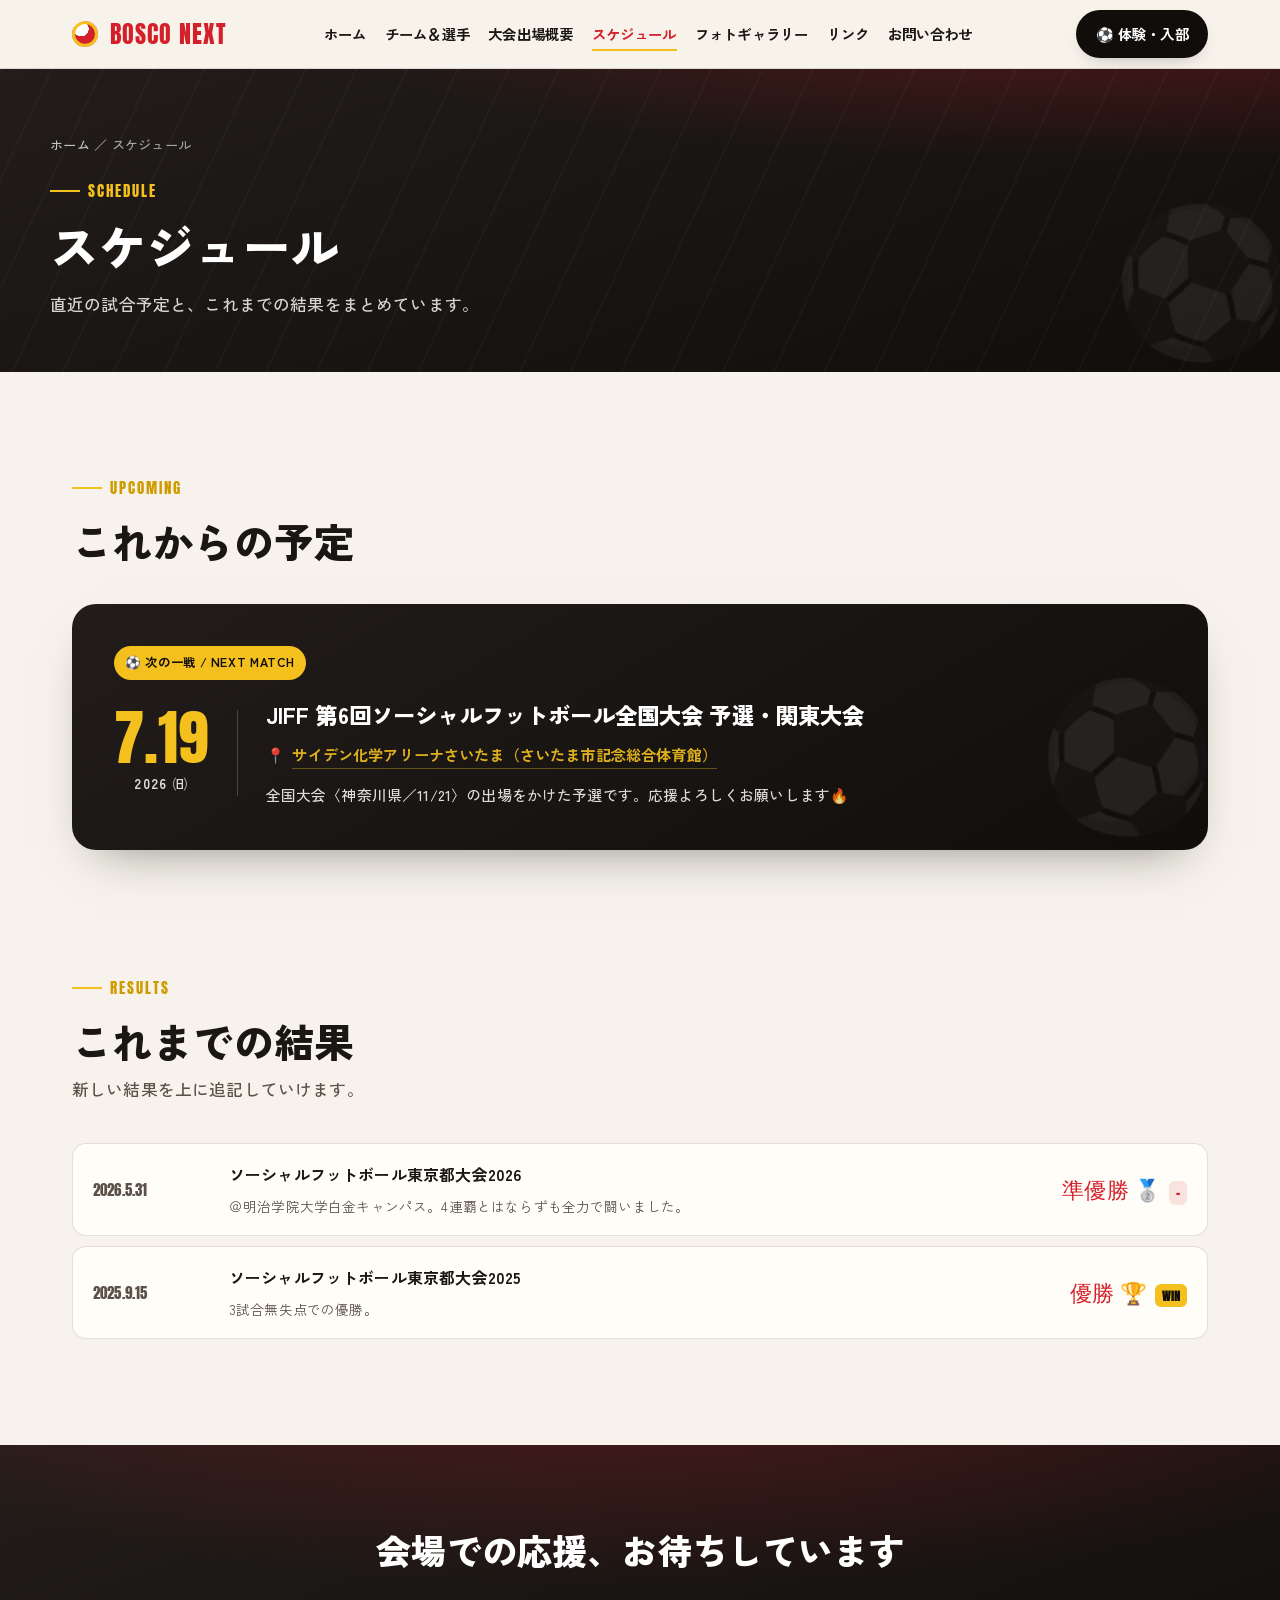
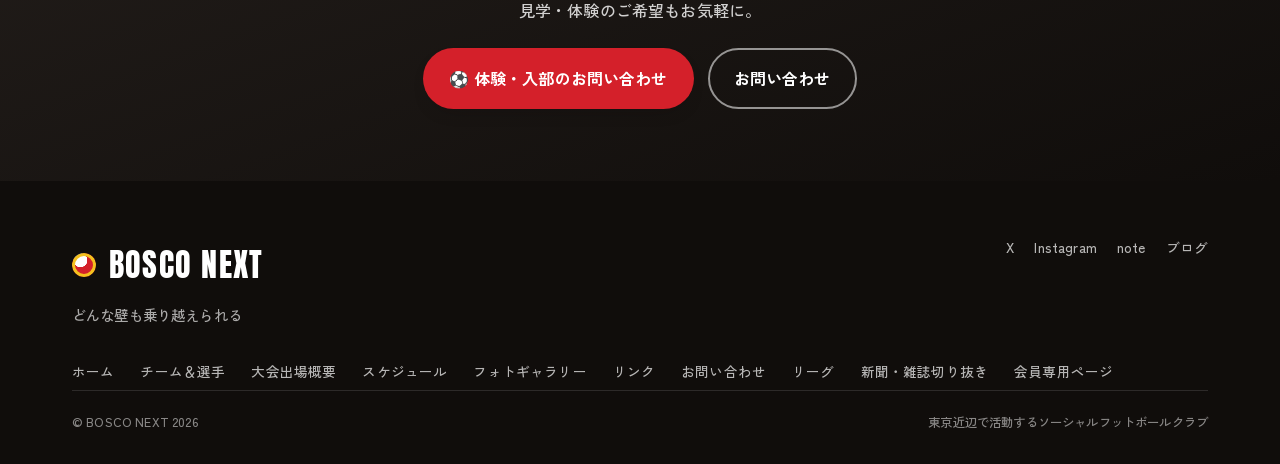
<file: bosconext-site/schedule.html>
<!DOCTYPE html>
<html lang="ja">
<head>
<meta charset="UTF-8">
<meta name="viewport" content="width=device-width, initial-scale=1.0">
<title>スケジュール｜BOSCO NEXT</title>
<meta name="description" content="BOSCO NEXT（ボスコ ネクスト）の試合・大会スケジュールと、これまでの結果。">
<link rel="preconnect" href="https://fonts.googleapis.com">
<link rel="preconnect" href="https://fonts.gstatic.com" crossorigin>
<link href="https://fonts.googleapis.com/css2?family=Anton&family=Dela+Gothic+One&family=Zen+Kaku+Gothic+New:wght@400;500;700;900&display=swap" rel="stylesheet">
<link rel="stylesheet" href="style.css">
</head>
<body>

<header id="site-header"></header>
<nav class="mobile-menu" id="mobileMenu"></nav>

<section class="subhero">
  <div class="wrap subhero-inner">
    <div class="breadcrumb"><a href="index.html">ホーム</a> ／ スケジュール</div>
    <span class="kicker">Schedule</span>
    <h1>スケジュール</h1>
    <p>直近の試合予定と、これまでの結果をまとめています。</p>
  </div>
</section>

<section class="block">
  <div class="wrap">
    <div class="sec-head reveal">
      <span class="kicker">Upcoming</span>
      <h2 class="sec-title">これからの予定</h2>
    </div>
    <div class="reveal" id="nextMatch"></div>
    <div class="sched-list reveal" id="upcomingList"></div>
  </div>
</section>

<section class="block" style="padding-top:0">
  <div class="wrap">
    <div class="sec-head reveal">
      <span class="kicker">Results</span>
      <h2 class="sec-title">これまでの結果</h2>
      <p class="sec-lead">新しい結果を上に追記していけます。</p>
    </div>
    <div class="reveal" id="resultList"></div>
  </div>
</section>

<section class="cta-band">
  <div class="wrap">
    <h2>会場での応援、お待ちしています</h2>
    <p>見学・体験のご希望もお気軽に。</p>
    <div class="hero-cta">
      <a class="btn btn-primary" data-link="join">⚽ 体験・入部のお問い合わせ</a>
      <a class="btn btn-ghost" data-link="contact">お問い合わせ</a>
    </div>
  </div>
</section>

<footer id="site-footer"></footer>
<button class="to-top" id="toTop" aria-label="上に戻る">↑</button>

<script src="site.js"></script>
<script>
/* =====================================================================
   ★★★ このページの内容はここを編集します ★★★
   ・予定を追加 → upcoming の { } をコピー（一番上が「次の一戦」）
   ・結果を追加 → results の { } をコピーして上に貼る
   ・wl は "w"（勝ち）/ "l"（負け）/ "d"（引き分け）/ ""（記載なし）
   ===================================================================== */
const PAGE = {
  upcoming: [
    {
      date:"7.19", sub:"2026 ㈰",
      title:"JIFF 第6回ソーシャルフットボール全国大会 予選・関東大会",
      place:"サイデン化学アリーナさいたま（さいたま市記念総合体育館）",
      placeLink:"http://sai-kinen-spomachi.jp/",
      note:"全国大会〈神奈川県／11/21〉の出場をかけた予選です。応援よろしくお願いします🔥"
    }
    /* ↓ 追加するときはこの下に貼り付け（先頭の , を忘れずに）
    ,{ date:"8.10", sub:"2026 ㈯", title:"練習試合 vs ◯◯", place:"◯◯体育館", placeLink:"", note:"" }
    */
  ],

  results: [
    {
      date:"2026.5.31",
      title:"ソーシャルフットボール東京都大会2026",
      score:"準優勝 🥈", wl:"d",
      note:"＠明治学院大学白金キャンパス。4連覇とはならずも全力で闘いました。"
    },
    {
      date:"20XX.XX.XX",
      title:"練習試合 vs ◯◯（サンプル）",
      score:"3 - 1", wl:"w",
      note:"スコアやひとことをここに記入してください。"
    }
  ]
};

/* ===== 表示の仕組み（内容は schedule.json＝CMSで編集。読めない時は上の PAGE を表示）===== */
function renderSchedule(d){
  var s = d.upcoming || [];
  if(!s.length){ document.getElementById("nextMatch").innerHTML = '<p style="color:var(--ink-soft)">現在、公開できる予定はありません。</p>'; document.getElementById("upcomingList").innerHTML=""; }
  else {
    var n = s[0];
    document.getElementById("nextMatch").innerHTML =
      '<div class="next-match"><span class="nm-flag">⚽ 次の一戦 / NEXT MATCH</span>'+
      '<div class="nm-grid"><div class="nm-date"><div class="d">'+esc(n.date)+'</div><div class="m">'+esc(n.sub||"")+'</div></div>'+
      '<div class="nm-info"><h3>'+esc(n.title)+'</h3>'+
      '<div class="place">📍 '+(n.placeLink?'<a href="'+esc(n.placeLink)+'" target="_blank" rel="noopener">'+esc(n.place)+'</a>':esc(n.place))+'</div>'+
      (n.note?'<p class="note">'+esc(n.note)+'</p>':'')+'</div></div></div>';
    document.getElementById("upcomingList").innerHTML = s.slice(1).map(function(e){
      return '<div class="sched-row"><div class="sd">'+esc(e.date)+' <small>'+esc(e.sub||"")+'</small></div>'+
        '<div><div class="st">'+esc(e.title)+'</div>'+(e.place?'<div class="sp">📍 '+esc(e.place)+'</div>':'')+'</div></div>';
    }).join("");
  }
  document.getElementById("resultList").innerHTML = (d.results||[]).map(function(r){
    var wl = r.wl ? '<span class="wl '+r.wl+'">'+({w:"WIN",l:"LOSE",d:"-"}[r.wl]||"")+'</span>' : '';
    return '<div class="result-row"><div class="rd">'+esc(r.date)+'</div>'+
      '<div class="rt">'+esc(r.title)+(r.note?'<div class="sp" style="font-weight:400;color:var(--ink-soft);font-size:.85rem;margin-top:4px">'+esc(r.note)+'</div>':'')+'</div>'+
      '<div class="rs">'+esc(r.score||"")+wl+'</div></div>';
  }).join("");
  observeReveals();
}
loadJSON("schedule.json", function(d){ renderSchedule(d || PAGE); });
</script>
</body>
</html>
</file>
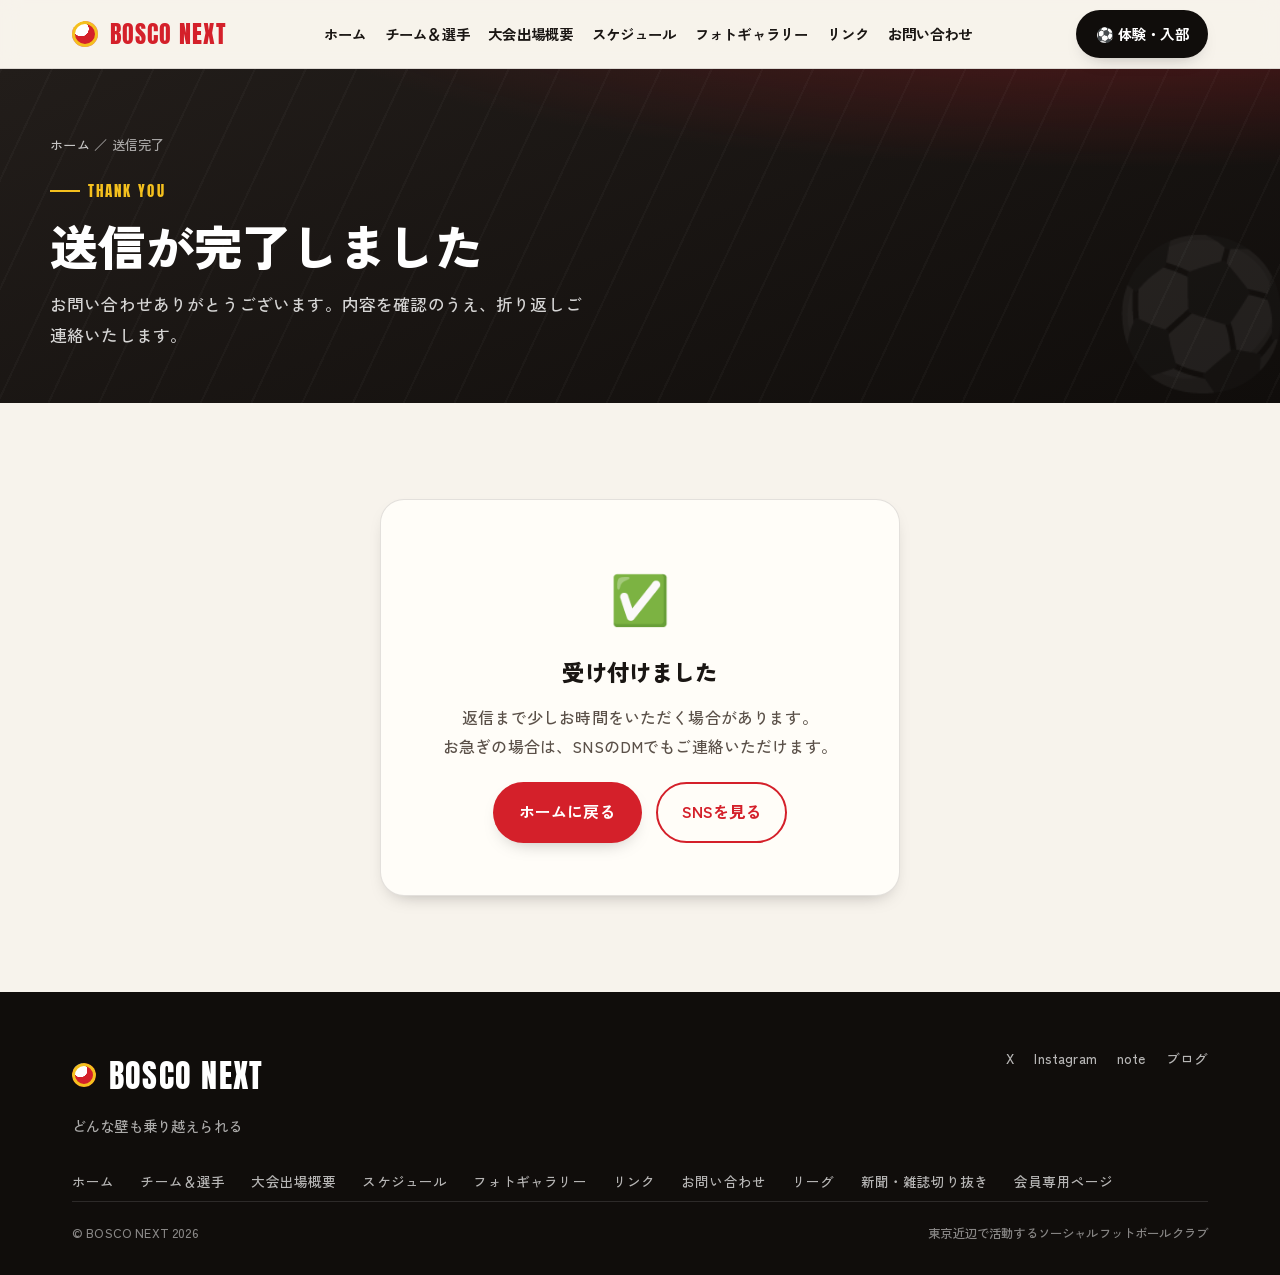
<file: bosconext-site/thanks.html>
<!DOCTYPE html>
<html lang="ja">
<head>
<meta charset="UTF-8">
<meta name="viewport" content="width=device-width, initial-scale=1.0">
<title>送信完了｜BOSCO NEXT</title>
<meta name="robots" content="noindex">
<link rel="preconnect" href="https://fonts.googleapis.com">
<link rel="preconnect" href="https://fonts.gstatic.com" crossorigin>
<link href="https://fonts.googleapis.com/css2?family=Anton&family=Dela+Gothic+One&family=Zen+Kaku+Gothic+New:wght@400;500;700;900&display=swap" rel="stylesheet">
<link rel="stylesheet" href="style.css">
</head>
<body>

<header id="site-header"></header>
<nav class="mobile-menu" id="mobileMenu"></nav>

<section class="subhero">
  <div class="wrap subhero-inner">
    <div class="breadcrumb"><a href="index.html">ホーム</a> ／ 送信完了</div>
    <span class="kicker">Thank you</span>
    <h1>送信が完了しました</h1>
    <p>お問い合わせありがとうございます。内容を確認のうえ、折り返しご連絡いたします。</p>
  </div>
</section>

<section class="block">
  <div class="wrap" style="text-align:center">
    <div class="locked-card reveal" style="max-width:520px">
      <div class="lock">✅</div>
      <h3>受け付けました</h3>
      <p>返信まで少しお時間をいただく場合があります。<br>お急ぎの場合は、SNSのDMでもご連絡いただけます。</p>
      <div class="hero-cta" style="justify-content:center">
        <a class="btn btn-primary" href="index.html">ホームに戻る</a>
        <a class="btn btn-outline" href="links.html">SNSを見る</a>
      </div>
    </div>
  </div>
</section>

<footer id="site-footer"></footer>
<button class="to-top" id="toTop" aria-label="上に戻る">↑</button>

<script src="site.js"></script>
</body>
</html>
</file>
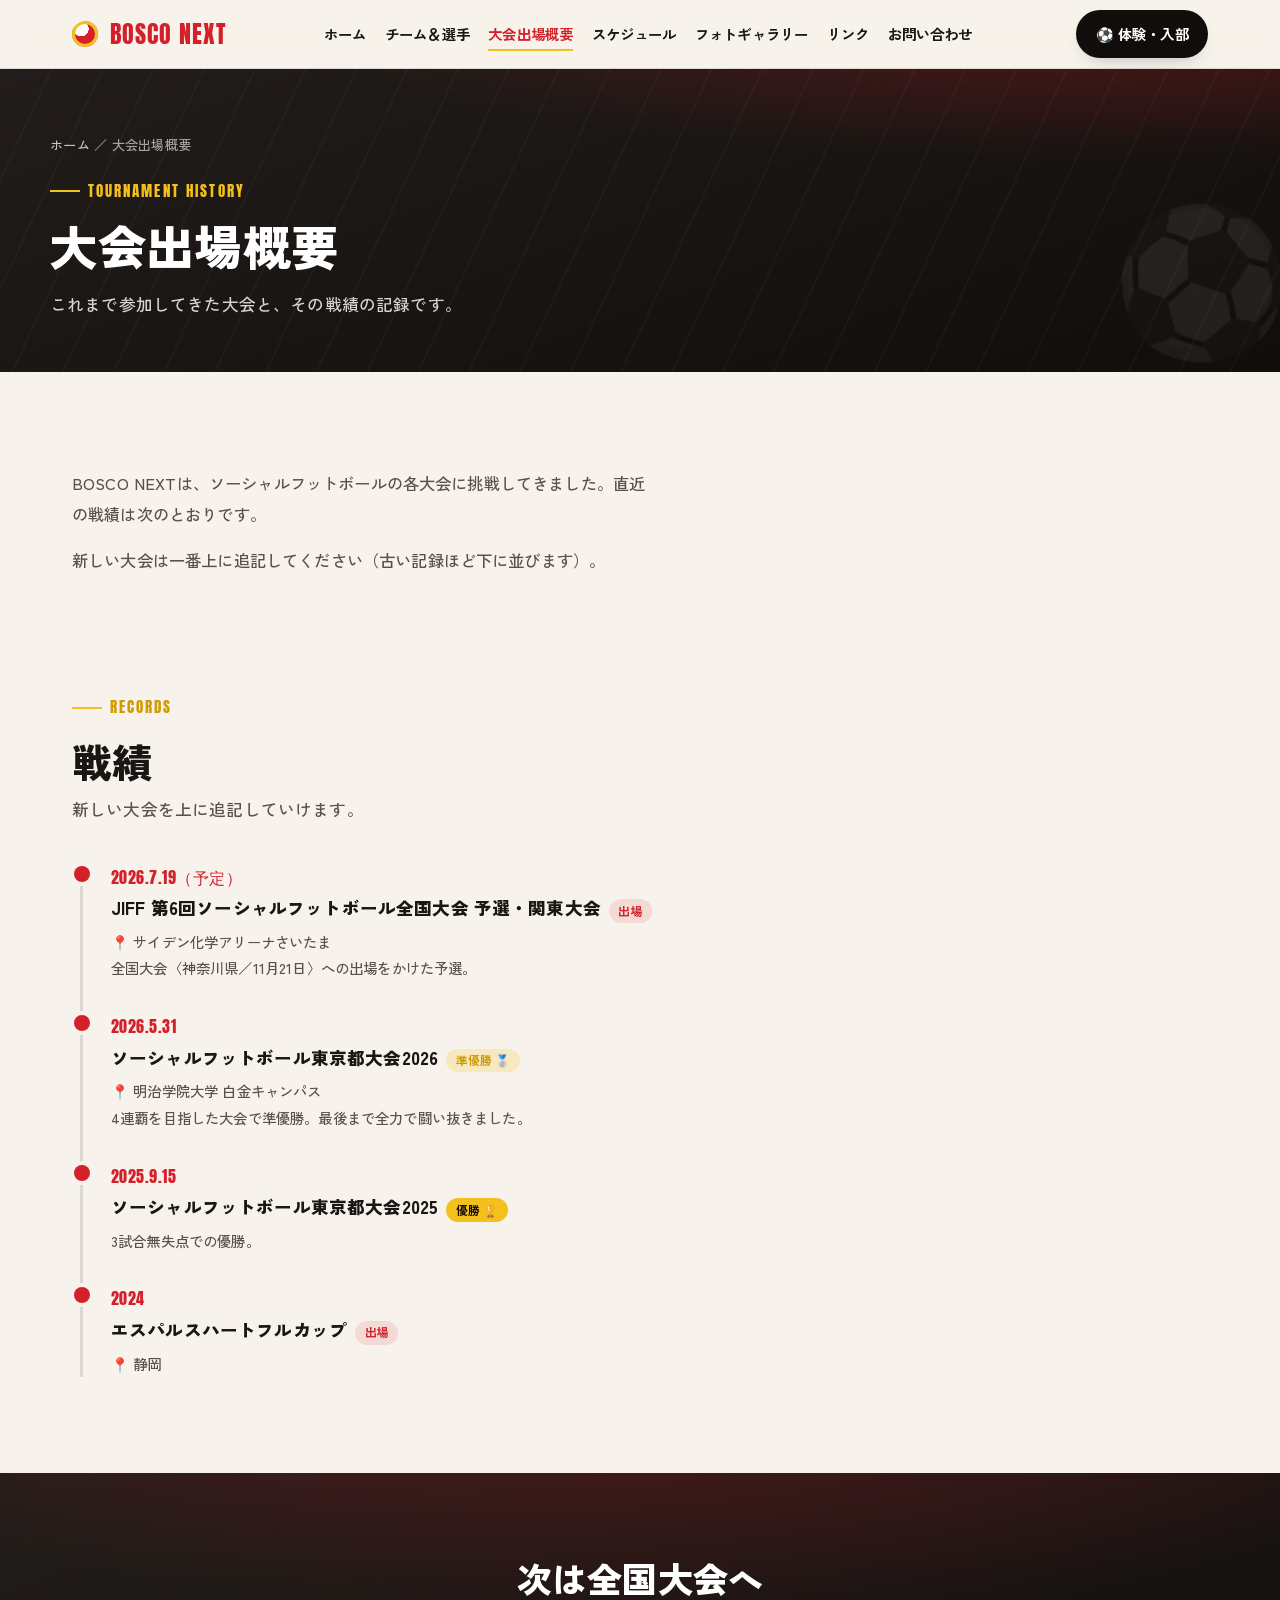
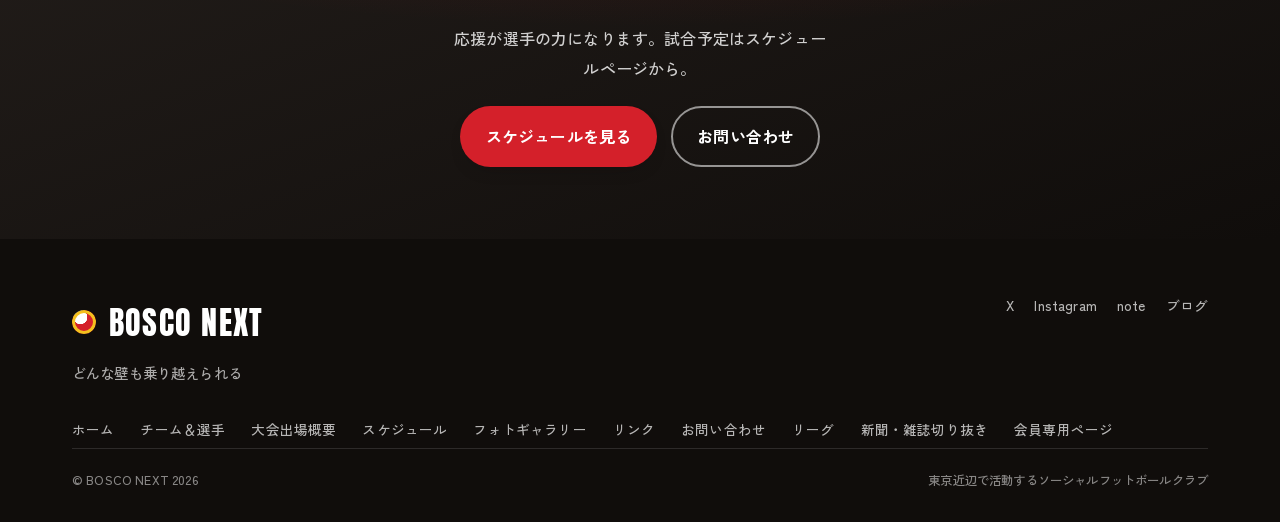
<file: bosconext-site/tournaments.html>
<!DOCTYPE html>
<html lang="ja">
<head>
<meta charset="UTF-8">
<meta name="viewport" content="width=device-width, initial-scale=1.0">
<title>大会出場概要｜BOSCO NEXT</title>
<meta name="description" content="BOSCO NEXT（ボスコ ネクスト）の大会出場・戦績。ソーシャルフットボールの各大会への参加記録です。">
<link rel="preconnect" href="https://fonts.googleapis.com">
<link rel="preconnect" href="https://fonts.gstatic.com" crossorigin>
<link href="https://fonts.googleapis.com/css2?family=Anton&family=Dela+Gothic+One&family=Zen+Kaku+Gothic+New:wght@400;500;700;900&display=swap" rel="stylesheet">
<link rel="stylesheet" href="style.css">
</head>
<body>

<header id="site-header"></header>
<nav class="mobile-menu" id="mobileMenu"></nav>

<section class="subhero">
  <div class="wrap subhero-inner">
    <div class="breadcrumb"><a href="index.html">ホーム</a> ／ 大会出場概要</div>
    <span class="kicker">Tournament History</span>
    <h1>大会出場概要</h1>
    <p>これまで参加してきた大会と、その戦績の記録です。</p>
  </div>
</section>

<section class="block">
  <div class="wrap">
    <div class="lead-block reveal" id="lead"></div>
  </div>
</section>

<section class="block" style="padding-top:0">
  <div class="wrap">
    <div class="sec-head reveal">
      <span class="kicker">Records</span>
      <h2 class="sec-title">戦績</h2>
      <p class="sec-lead">新しい大会を上に追記していけます。</p>
    </div>
    <div class="timeline reveal" id="timeline"></div>
  </div>
</section>

<section class="cta-band">
  <div class="wrap">
    <h2>次は全国大会へ</h2>
    <p>応援が選手の力になります。試合予定はスケジュールページから。</p>
    <div class="hero-cta">
      <a class="btn btn-primary" href="schedule.html">スケジュールを見る</a>
      <a class="btn btn-ghost" data-link="contact">お問い合わせ</a>
    </div>
  </div>
</section>

<footer id="site-footer"></footer>
<button class="to-top" id="toTop" aria-label="上に戻る">↑</button>

<script src="site.js"></script>
<script>
/* =====================================================================
   ★★★ このページの内容はここを編集します ★★★
   ・大会を追加 → history の { } をコピーして「一番上」に貼る（新しい順）
   ・result は "win"（優勝）/ "2nd"（準優勝）/ "join"（出場）/ ""（なし）
   ===================================================================== */
const PAGE = {
  lead: [
    "BOSCO NEXTは、ソーシャルフットボールの各大会に挑戦してきました。直近の戦績は次のとおりです。",
    "※ 過去の大会は、下の形式にならって追記してください（古い記録ほど下に並びます）。"
  ],

  history: [
    {
      date:"2026.7.19（予定）",
      title:"JIFF 第6回ソーシャルフットボール全国大会 予選・関東大会",
      meta:"サイデン化学アリーナさいたま",
      result:"join",
      note:"全国大会〈神奈川県／11月21日〉への出場をかけた予選。"
    },
    {
      date:"2026.5.31",
      title:"ソーシャルフットボール東京都大会2026",
      meta:"明治学院大学 白金キャンパス",
      result:"2nd",
      note:"4連覇を目指した大会で準優勝。最後まで全力で闘い抜きました。"
    },
    {
      date:"20XX.XX",
      title:"○○大会（サンプル）",
      meta:"会場名",
      result:"win",
      note:"結果やエピソードをここに記入してください。"
    }
  ]
};

/* ===== 表示の仕組み（内容は tournaments.json＝CMSで編集。読めない時は上の PAGE を表示）===== */
var badge = {win:'<span class="result-badge rb-win">優勝 🏆</span>',
             "2nd":'<span class="result-badge rb-2nd">準優勝 🥈</span>',
             join:'<span class="result-badge rb-join">出場</span>', "":""};

function renderTournaments(d){
  document.getElementById("lead").innerHTML = (d.lead||[]).map(function(p){return '<p>'+esc(p)+'</p>';}).join("");
  document.getElementById("timeline").innerHTML = (d.history||[]).map(function(h){
    return '<div class="tl-item reveal"><div class="tl-date">'+esc(h.date)+'</div>'+
      '<div class="tl-title">'+esc(h.title)+(badge[h.result]||"")+'</div>'+
      (h.meta?'<div class="tl-meta">📍 '+esc(h.meta)+'</div>':'')+
      (h.note?'<div class="tl-meta">'+esc(h.note)+'</div>':'')+
      '</div>';
  }).join("");
  observeReveals();
}
loadJSON("tournaments.json", function(d){ renderTournaments(d || PAGE); });
</script>
</body>
</html>
</file>
<file: bosconext-site/style.css>
/* ============================================================
   BOSCO NEXT 共通デザイン（全ページ共通）
   色を変えたいときは下の :root の数値を書き換えてください
   ============================================================ */
/* =====================================================================
   BOSCO NEXT トップページ  スタイル
   配色はユニフォームに合わせています（赤＝ベース／黒＝サッシュ・パンツ／ゴールド＝背番号）
   ※色を変えたいときは下の :root の数値を書き換えてください
   ===================================================================== */
:root{
  --paper:#f7f3ec;        /* 背景（あたたかい生成り色） */
  --paper-2:#fffdf8;      /* カードの白 */
  --ink:#1a1613;          /* 文字色（濃い・黒に近い） */
  --ink-soft:#5b5149;     /* 文字色（やわらかい） */
  --brand:#d4202a;        /* メインの赤（ユニフォーム） */
  --brand-600:#b0151f;    /* 濃い赤（ホバー用） */
  --dark-700:#221d1a;     /* 暗い背景（黒／サッシュ・パンツ） */
  --dark-900:#100d0b;     /* いちばん暗い黒 */
  --gold:#f4c01e;         /* アクセント（背番号のゴールド） */
  --gold-600:#cf9b00;     /* 濃いゴールド */
  --line:rgba(26,22,19,.12);
  --shadow:0 22px 48px -26px rgba(15,11,9,.5);
  --shadow-sm:0 8px 20px -12px rgba(15,11,9,.4);
  --radius:18px;
  --maxw:1180px;
}

*{box-sizing:border-box;margin:0;padding:0}
html{scroll-behavior:smooth;-webkit-text-size-adjust:100%}
body{
  font-family:"Zen Kaku Gothic New",sans-serif;
  color:var(--ink);
  background:var(--paper);
  line-height:1.85;
  font-weight:500;
  letter-spacing:.01em;
  overflow-x:hidden;
}
img{max-width:100%;display:block}
a{color:inherit;text-decoration:none}
.wrap{max-width:var(--maxw);margin:0 auto;padding:0 22px}

/* ---------- 共通：セクション見出し ---------- */
.kicker{
  font-family:"Anton",sans-serif;
  letter-spacing:.14em;
  color:var(--gold-600);
  font-size:clamp(.8rem,2.4vw,.95rem);
  display:inline-flex;align-items:center;gap:.5em;
  text-transform:uppercase;
}
.kicker::before{content:"";width:30px;height:2px;background:var(--gold);display:inline-block}
.sec-title{
  font-weight:900;
  font-size:clamp(1.55rem,5vw,2.5rem);
  line-height:1.25;
  margin:.35em 0 .2em;
  letter-spacing:.01em;
}
.sec-lead{color:var(--ink-soft);max-width:62ch;font-size:clamp(.95rem,2.6vw,1.05rem)}

/* ---------- ボタン ---------- */
.btn{
  display:inline-flex;align-items:center;gap:.5em;
  font-weight:700;font-family:"Zen Kaku Gothic New",sans-serif;
  padding:.85em 1.5em;border-radius:999px;
  font-size:1rem;cursor:pointer;border:2px solid transparent;
  transition:transform .18s ease, box-shadow .18s ease, background .18s ease, color .18s ease;
  white-space:nowrap;
}
.btn-primary{background:var(--brand);color:#fff;box-shadow:var(--shadow-sm)}
.btn-primary:hover{transform:translateY(-3px);background:var(--brand-600);box-shadow:0 16px 30px -14px rgba(212,32,42,.6)}
.btn-gold{background:var(--gold);color:var(--dark-900);box-shadow:var(--shadow-sm)}
.btn-gold:hover{transform:translateY(-3px);box-shadow:0 16px 30px -14px rgba(244,192,30,.6)}
.btn-ghost{border-color:rgba(255,255,255,.55);color:#fff}
.btn-ghost:hover{background:#fff;color:var(--dark-900);transform:translateY(-3px)}
.btn-dark{background:var(--dark-900);color:#fff;box-shadow:var(--shadow-sm)}
.btn-dark:hover{transform:translateY(-3px);background:var(--dark-700)}
.btn-outline{border-color:var(--brand);color:var(--brand)}
.btn-outline:hover{background:var(--brand);color:#fff;transform:translateY(-3px)}

/* =====================================================================
   ヘッダー（上部の固定メニュー）
   ===================================================================== */
header{
  position:sticky;top:0;z-index:60;
  background:rgba(247,243,236,.85);
  backdrop-filter:blur(10px);
  border-bottom:1px solid var(--line);
}
.nav{display:flex;align-items:center;justify-content:space-between;height:68px}
.brand{display:flex;align-items:center;gap:.5em;font-family:"Anton",sans-serif;font-size:1.5rem;letter-spacing:.04em;color:var(--brand)}
.brand .ball{width:26px;height:26px;border-radius:50%;background:
   radial-gradient(circle at 35% 30%, #fff 0 30%, transparent 31%),
   var(--brand);
   box-shadow:inset 0 0 0 3px var(--gold);flex:none}
.nav-links{display:flex;gap:1.15rem;align-items:center;list-style:none}
.nav-links a{font-size:.9rem;font-weight:700;color:var(--ink);padding:.3em 0;position:relative}
.nav-links a::after{content:"";position:absolute;left:0;bottom:-2px;height:2px;width:0;background:var(--gold);transition:width .2s}
.nav-links a:hover::after{width:100%}
.nav-cta{margin-left:.4rem}
.nav-cta .btn{padding:.6em 1.2em;font-size:.9rem}
.burger{display:none;flex-direction:column;gap:5px;background:none;border:0;cursor:pointer;padding:8px}
.burger span{width:26px;height:3px;background:var(--brand);border-radius:3px;transition:.25s}
.burger.open span:nth-child(1){transform:translateY(8px) rotate(45deg)}
.burger.open span:nth-child(2){opacity:0}
.burger.open span:nth-child(3){transform:translateY(-8px) rotate(-45deg)}

/* モバイルメニュー */
.mobile-menu{position:fixed;inset:68px 0 auto 0;background:var(--dark-900);color:#fff;z-index:55;
  transform:translateY(-120%);transition:transform .35s cubic-bezier(.6,.05,.2,1);padding:20px 22px 30px;max-height:calc(100vh - 68px);overflow:auto}
.mobile-menu.open{transform:translateY(0)}
.mobile-menu a{display:block;padding:.8em 0;border-bottom:1px solid rgba(255,255,255,.12);font-weight:700;font-size:1.05rem}
.mobile-menu .btn{margin-top:18px;width:100%;justify-content:center}

/* =====================================================================
   ヒーロー（一番上の大きな見出し）
   ===================================================================== */
.hero{position:relative;color:#fff;overflow:hidden;
  background:
    radial-gradient(120% 80% at 85% -10%, rgba(212,32,42,.34), transparent 55%),
    linear-gradient(160deg,var(--dark-700),var(--dark-900));
}
.hero::before{ /* ピッチのライン風テクスチャ */
  content:"";position:absolute;inset:0;opacity:.5;
  background-image:repeating-linear-gradient(115deg, rgba(255,255,255,.045) 0 2px, transparent 2px 46px);
  pointer-events:none;
}
.hero::after{ /* やわらかいドット */
  content:"";position:absolute;inset:0;opacity:.5;
  background-image:radial-gradient(rgba(255,255,255,.05) 1px, transparent 1px);
  background-size:26px 26px;pointer-events:none;
}
.hero-inner{position:relative;display:grid;grid-template-columns:1.15fr .85fr;gap:48px;align-items:center;padding:clamp(48px,7vw,86px) 0 clamp(54px,7vw,90px)}
.eyebrow{display:inline-flex;align-items:center;gap:.6em;font-weight:700;font-size:.85rem;letter-spacing:.08em;
  background:rgba(255,255,255,.1);border:1px solid rgba(255,255,255,.25);padding:.45em 1em;border-radius:999px;margin-bottom:22px}
.eyebrow .dot{width:8px;height:8px;border-radius:50%;background:var(--gold);box-shadow:0 0 0 4px rgba(244,192,30,.3)}
.hero h1{font-family:"Anton",sans-serif;font-weight:400;line-height:.92;letter-spacing:.02em;
  font-size:clamp(3.2rem,12vw,6.8rem);margin-bottom:.1em}
.hero h1 .ja{display:block;font-family:"Zen Kaku Gothic New";font-weight:900;font-size:clamp(1rem,3.4vw,1.5rem);letter-spacing:.18em;color:rgba(255,255,255,.8);margin-top:.5em}
.tagline{font-family:"Dela Gothic One",sans-serif;font-size:clamp(1.5rem,5.6vw,2.7rem);line-height:1.35;margin:.5em 0 .1em}
.tagline .hl{color:var(--gold)}
.hero-badges{display:flex;flex-wrap:wrap;gap:10px;margin:26px 0 30px}
.hero-badges span{font-size:.8rem;font-weight:700;background:rgba(255,255,255,.1);border:1px solid rgba(255,255,255,.22);
  padding:.5em .95em;border-radius:10px;letter-spacing:.02em}
.hero-cta{display:flex;flex-wrap:wrap;gap:14px}
.hero-meta{margin-top:26px;font-size:.82rem;color:rgba(255,255,255,.6);letter-spacing:.04em}

/* ヒーロー右側の写真 */
.hero-photo{position:relative}
.hero-photo .frame{border-radius:22px;overflow:hidden;border:6px solid rgba(255,255,255,.92);box-shadow:0 40px 70px -30px rgba(0,0,0,.6);transform:rotate(2deg)}
.hero-photo .frame img{width:100%;height:420px;object-fit:cover}
.hero-photo .score{position:absolute;left:-18px;bottom:24px;background:var(--gold);color:var(--dark-900);
  font-family:"Dela Gothic One";font-size:1.05rem;padding:.7em 1.1em;border-radius:14px;box-shadow:var(--shadow);transform:rotate(-3deg);line-height:1.3;max-width:230px}
.hero-photo .score small{display:block;font-family:"Zen Kaku Gothic New";font-weight:700;font-size:.7rem;opacity:.8;letter-spacing:.04em}

/* 速報ティッカー */
.ticker{background:var(--gold);color:var(--dark-900);position:relative;overflow:hidden;border-top:3px solid var(--dark-900)}
.ticker-track{display:flex;gap:48px;white-space:nowrap;padding:11px 0;width:max-content;animation:scroll 32s linear infinite;font-weight:700;font-size:.95rem}
.ticker:hover .ticker-track{animation-play-state:paused}
.ticker-track span{display:inline-flex;align-items:center;gap:.5em}
@keyframes scroll{from{transform:translateX(0)}to{transform:translateX(-50%)}}

/* =====================================================================
   セクション共通の余白
   ===================================================================== */
section.block{padding:clamp(56px,8vw,96px) 0}
.sec-head{margin-bottom:38px}

/* ---------- お知らせ ---------- */
#news{background:var(--paper)}
.news-grid{display:grid;grid-template-columns:repeat(auto-fill,minmax(300px,1fr));gap:22px}
.news-card{background:var(--paper-2);border:1px solid var(--line);border-radius:var(--radius);padding:26px;
  position:relative;overflow:hidden;transition:transform .2s ease, box-shadow .2s ease;display:flex;flex-direction:column}
.news-card::before{content:"";position:absolute;left:0;top:0;bottom:0;width:5px;background:var(--brand)}
.news-card:hover{transform:translateY(-6px);box-shadow:var(--shadow)}
.news-top{display:flex;align-items:center;gap:12px;margin-bottom:14px;flex-wrap:wrap}
.news-date{font-family:"Anton",sans-serif;font-size:1.05rem;color:var(--brand);letter-spacing:.04em}
.tag{font-size:.72rem;font-weight:700;padding:.32em .8em;border-radius:999px;letter-spacing:.03em}
.tag.result{background:rgba(244,192,30,.2);color:var(--gold-600)}
.tag.report{background:rgba(212,32,42,.12);color:var(--brand)}
.tag.info{background:rgba(26,22,19,.08);color:var(--ink-soft)}
.news-card h3{font-size:1.18rem;font-weight:900;line-height:1.45;margin-bottom:10px}
.news-card p{color:var(--ink-soft);font-size:.95rem}
.news-card .more{margin-top:14px;font-weight:700;color:var(--brand);font-size:.9rem;display:inline-flex;align-items:center;gap:.4em;align-self:flex-start}
.news-card .more:hover{color:var(--gold-600)}
.news-card .more::after{content:"→";transition:transform .2s}
.news-card .more:hover::after{transform:translateX(4px)}

/* ---------- 次の試合・スケジュール ---------- */
#schedule{background:linear-gradient(180deg,var(--paper),#efe9db)}
.next-match{background:linear-gradient(150deg,var(--dark-700),var(--dark-900));color:#fff;border-radius:24px;
  padding:clamp(28px,4vw,42px);position:relative;overflow:hidden;box-shadow:var(--shadow);margin-bottom:22px}
.next-match::after{content:"⚽";position:absolute;right:-10px;bottom:-26px;font-size:9rem;opacity:.08}
.nm-flag{display:inline-block;background:var(--gold);color:var(--dark-900);font-weight:700;font-size:.78rem;padding:.4em .9em;border-radius:999px;letter-spacing:.05em;margin-bottom:18px}
.nm-grid{display:grid;grid-template-columns:auto 1fr;gap:28px;align-items:center}
.nm-date{text-align:center;border-right:1px solid rgba(255,255,255,.2);padding-right:28px}
.nm-date .d{font-family:"Anton",sans-serif;font-size:clamp(2.6rem,8vw,3.8rem);line-height:.9;color:var(--gold)}
.nm-date .m{font-weight:700;letter-spacing:.1em;font-size:.85rem;opacity:.85;margin-top:6px}
.nm-info h3{font-size:clamp(1.1rem,3vw,1.4rem);font-weight:900;line-height:1.45;margin-bottom:10px}
.nm-info .place{font-size:.95rem;opacity:.9;display:flex;gap:.5em;align-items:baseline}
.nm-info .place a{color:var(--gold);font-weight:700;border-bottom:1px solid rgba(244,192,30,.4)}
.nm-info .note{margin-top:12px;font-size:.92rem;opacity:.85}
.sched-list{display:flex;flex-direction:column;gap:12px}
.sched-row{display:grid;grid-template-columns:130px 1fr;gap:18px;background:var(--paper-2);border:1px solid var(--line);border-radius:14px;padding:18px 22px;align-items:center}
.sched-row .sd{font-family:"Anton",sans-serif;color:var(--brand);font-size:1.05rem;letter-spacing:.03em}
.sched-row .st{font-weight:700}
.sched-row .sp{font-size:.88rem;color:var(--ink-soft)}

/* ---------- BOSCO NEXTとは ---------- */
#about{background:var(--dark-900);color:#fff;position:relative;overflow:hidden}
#about::before{content:"";position:absolute;inset:0;background-image:radial-gradient(rgba(255,255,255,.05) 1px,transparent 1px);background-size:24px 24px;opacity:.6}
.about-grid{position:relative;display:grid;grid-template-columns:1fr 1fr;gap:54px;align-items:center}
#about .kicker{color:var(--gold)}
#about .sec-title{color:#fff}
.about-body p{color:rgba(255,255,255,.85);margin-bottom:1.1em;font-size:1.02rem}
.about-body p:last-child{margin-bottom:0}
.about-photo .frame{border-radius:22px;overflow:hidden;border:5px solid rgba(255,255,255,.12);box-shadow:0 40px 70px -30px rgba(0,0,0,.7)}
.about-photo img{width:100%;height:440px;object-fit:cover}

/* ---------- 仲間募集 ---------- */
#join{background:var(--paper)}
.join-grid{display:grid;grid-template-columns:1.3fr 1fr;gap:40px;align-items:start}
.join-card{background:var(--paper-2);border:1px solid var(--line);border-radius:var(--radius);padding:clamp(28px,4vw,40px);box-shadow:var(--shadow-sm)}
.join-card h3{font-size:1.4rem;font-weight:900;margin-bottom:14px;display:flex;align-items:center;gap:.4em}
.join-card p{color:var(--ink-soft);margin-bottom:1em}
.join-btns{display:flex;flex-wrap:wrap;gap:14px;margin-top:20px}
.taisen{margin-top:0;border-left:5px solid var(--gold);background:rgba(244,192,30,.08);border-radius:14px;padding:24px 26px}
.taisen h4{font-weight:900;font-size:1.1rem;margin-bottom:8px;display:flex;align-items:center;gap:.4em}
.taisen p{color:var(--ink-soft);font-size:.95rem;margin-bottom:16px}

/* ---------- SNS・リンク ---------- */
#links{background:linear-gradient(180deg,#efe9db,var(--paper))}
.sns-grid{display:grid;grid-template-columns:repeat(auto-fit,minmax(220px,1fr));gap:18px;margin-bottom:40px}
.sns-card{background:var(--paper-2);border:1px solid var(--line);border-radius:var(--radius);padding:26px;display:flex;
  flex-direction:column;gap:6px;transition:transform .2s ease, box-shadow .2s ease}
.sns-card:hover{transform:translateY(-5px);box-shadow:var(--shadow)}
.sns-card .ic{font-size:1.6rem}
.sns-card .nm{font-weight:900;font-size:1.05rem}
.sns-card .ds{font-size:.85rem;color:var(--ink-soft)}
.sns-card .go{margin-top:auto;color:var(--brand);font-weight:700;font-size:.85rem}
.page-dir{background:var(--paper-2);border:1px solid var(--line);border-radius:var(--radius);padding:28px}
.page-dir h4{font-weight:900;margin-bottom:16px;font-size:1.05rem}
.page-dir ul{list-style:none;display:grid;grid-template-columns:repeat(auto-fill,minmax(200px,1fr));gap:8px 24px}
.page-dir li a{display:flex;align-items:center;gap:.5em;padding:.45em 0;font-weight:700;color:var(--ink);font-size:.92rem;border-bottom:1px solid var(--line)}
.page-dir li a::before{content:"›";color:var(--gold);font-weight:700}
.page-dir li a:hover{color:var(--brand)}

/* ---------- フッター ---------- */
footer{background:var(--dark-900);color:rgba(255,255,255,.8);padding:54px 0 30px}
.foot-top{display:flex;justify-content:space-between;flex-wrap:wrap;gap:30px;align-items:flex-start;margin-bottom:30px}
.foot-brand{font-family:"Anton",sans-serif;font-size:2rem;color:#fff;letter-spacing:.04em;display:flex;align-items:center;gap:.4em}
.foot-brand .ball{width:24px;height:24px;border-radius:50%;background:radial-gradient(circle at 35% 30%,#fff 0 30%,transparent 31%),var(--brand);box-shadow:inset 0 0 0 3px var(--gold)}
.foot-tag{margin-top:8px;font-size:.9rem;color:rgba(255,255,255,.65);max-width:34ch}
.foot-links{display:flex;gap:20px;flex-wrap:wrap}
.foot-links a{font-size:.85rem;color:rgba(255,255,255,.7)}
.foot-links a:hover{color:var(--gold)}
.foot-bottom{border-top:1px solid rgba(255,255,255,.12);padding-top:20px;font-size:.78rem;color:rgba(255,255,255,.5);display:flex;justify-content:space-between;flex-wrap:wrap;gap:10px}

/* 上に戻るボタン */
.to-top{position:fixed;right:20px;bottom:20px;z-index:40;width:48px;height:48px;border-radius:50%;background:var(--brand);color:#fff;border:0;cursor:pointer;
  font-size:1.2rem;box-shadow:var(--shadow);opacity:0;transform:translateY(20px);transition:.3s;pointer-events:none}
.to-top.show{opacity:1;transform:translateY(0);pointer-events:auto}
.to-top:hover{background:var(--gold);color:var(--dark-900)}

/* 出現アニメーション */
.reveal{opacity:0;transform:translateY(24px);transition:opacity .7s ease, transform .7s ease}
.reveal.in{opacity:1;transform:none}

/* =====================================================================
   レスポンシブ（スマホ・タブレット）
   ===================================================================== */
@media(max-width:900px){
  .hero-inner{grid-template-columns:1fr;gap:36px}
  .hero-photo{order:-1;max-width:420px}
  .hero-photo .frame img{height:300px}
  .about-grid{grid-template-columns:1fr;gap:34px}
  .about-photo{order:-1}
  .about-photo img{height:300px}
  .join-grid{grid-template-columns:1fr}
}
@media(max-width:760px){
  .nav-links,.nav-cta{display:none}
  .burger{display:flex}
  .nm-grid{grid-template-columns:1fr}
  .nm-date{border-right:0;border-bottom:1px solid rgba(255,255,255,.2);padding-right:0;padding-bottom:18px;display:flex;align-items:baseline;gap:14px;justify-content:center}
  .sched-row{grid-template-columns:1fr;gap:6px}
}
@media(prefers-reduced-motion:reduce){
  *{animation:none!important;scroll-behavior:auto!important;transition:none!important}
  .reveal{opacity:1;transform:none}
}

/* =====================================================================
   ▼ 各ページ用の追加デザイン（チーム/大会/リーグ/スケジュール/
     ギャラリー/リンク/新聞/会員/お問い合わせ）
   ===================================================================== */

/* 現在地のメニューを強調 */
.nav-links a.active{color:var(--brand)}
.nav-links a.active::after{width:100%}

/* 各ページ上部の小さめヒーロー */
.subhero{position:relative;color:#fff;overflow:hidden;
  background:radial-gradient(120% 90% at 88% -20%, rgba(212,32,42,.32), transparent 55%),
             linear-gradient(160deg,var(--dark-700),var(--dark-900))}
.subhero::before{content:"";position:absolute;inset:0;opacity:.5;
  background-image:repeating-linear-gradient(115deg, rgba(255,255,255,.05) 0 2px, transparent 2px 46px);pointer-events:none}
.subhero::after{content:"⚽";position:absolute;right:-12px;bottom:-30px;font-size:9rem;opacity:.07;pointer-events:none}
.subhero-inner{position:relative;padding:clamp(40px,6vw,64px) 0 clamp(34px,5vw,52px)}
.breadcrumb{font-size:.82rem;color:rgba(255,255,255,.6);margin-bottom:14px;letter-spacing:.02em}
.breadcrumb a{color:rgba(255,255,255,.75)}
.breadcrumb a:hover{color:var(--gold)}
.subhero .kicker{color:var(--gold)}
.subhero h1{font-weight:900;font-size:clamp(1.8rem,6vw,3rem);line-height:1.2;margin:.25em 0 .3em}
.subhero p{color:rgba(255,255,255,.82);max-width:60ch;font-size:clamp(.95rem,2.6vw,1.05rem)}

/* 共通：下部の行動喚起バンド */
.cta-band{position:relative;overflow:hidden;color:#fff;text-align:center;
  background:radial-gradient(120% 120% at 50% -30%, rgba(212,32,42,.3), transparent 60%),linear-gradient(160deg,var(--dark-700),var(--dark-900));
  padding:clamp(44px,7vw,72px) 0}
.cta-band h2{font-weight:900;font-size:clamp(1.5rem,5vw,2.2rem);margin-bottom:.4em}
.cta-band p{color:rgba(255,255,255,.8);max-width:48ch;margin:0 auto 1.4em}
.cta-band .hero-cta{justify-content:center}

/* 紹介文ブロック */
.lead-block{max-width:72ch}
.lead-block p{color:var(--ink-soft);font-size:1.02rem;margin-bottom:1em}

/* 選手・スタッフ */
.roster-grid{display:grid;grid-template-columns:repeat(auto-fill,minmax(210px,1fr));gap:20px}
.player-card{background:var(--paper-2);border:1px solid var(--line);border-radius:var(--radius);overflow:hidden;
  transition:transform .2s ease,box-shadow .2s ease;display:flex;flex-direction:column}
.player-card:hover{transform:translateY(-6px);box-shadow:var(--shadow)}
.player-top{position:relative;aspect-ratio:1/1;display:flex;align-items:center;justify-content:center;overflow:hidden;
  background:radial-gradient(120% 120% at 70% 0%, rgba(212,32,42,.28), transparent 55%),linear-gradient(150deg,var(--dark-700),var(--dark-900))}
.player-top img{position:absolute;inset:0;width:100%;height:100%;object-fit:cover}
.player-no{font-family:"Anton",sans-serif;font-size:4.4rem;color:var(--gold);line-height:1;text-shadow:0 4px 16px rgba(0,0,0,.45)}
.player-body{padding:16px 18px}
.player-pos{display:inline-block;font-size:.72rem;font-weight:700;color:var(--brand);background:rgba(212,32,42,.1);padding:.3em .7em;border-radius:999px;margin-bottom:8px}
.player-name{font-weight:900;font-size:1.15rem;line-height:1.3}
.player-kana{font-size:.78rem;color:var(--ink-soft)}
.player-note{font-size:.85rem;color:var(--ink-soft);margin-top:8px}
.staff-grid{display:grid;grid-template-columns:repeat(auto-fill,minmax(230px,1fr));gap:16px}
.staff-card{background:var(--paper-2);border:1px solid var(--line);border-left:5px solid var(--gold);border-radius:14px;padding:18px 20px}
.staff-role{font-size:.74rem;font-weight:700;color:var(--gold-600);letter-spacing:.04em}
.staff-name{font-weight:900;font-size:1.1rem;margin-top:4px}

/* 大会の年表 */
.timeline{position:relative;margin-left:8px;padding-left:28px;border-left:3px solid var(--line)}
.tl-item{position:relative;padding:0 0 30px}
.tl-item::before{content:"";position:absolute;left:-37px;top:3px;width:16px;height:16px;border-radius:50%;background:var(--brand);box-shadow:0 0 0 4px var(--paper)}
.tl-item:last-child{padding-bottom:0}
.tl-date{font-family:"Anton",sans-serif;color:var(--brand);font-size:1rem;letter-spacing:.03em}
.tl-title{font-weight:900;font-size:1.1rem;margin:4px 0 6px;line-height:1.4}
.tl-meta{font-size:.9rem;color:var(--ink-soft)}
.result-badge{display:inline-block;font-size:.74rem;font-weight:700;padding:.3em .8em;border-radius:999px;margin-left:8px;vertical-align:middle}
.rb-win{background:var(--gold);color:var(--dark-900)}
.rb-2nd{background:rgba(244,192,30,.22);color:var(--gold-600)}
.rb-join{background:rgba(212,32,42,.12);color:var(--brand)}

/* リーグ表 */
.table-wrap{overflow-x:auto;border:1px solid var(--line);border-radius:var(--radius);background:var(--paper-2)}
table.ltable{width:100%;border-collapse:collapse;min-width:520px}
.ltable th,.ltable td{padding:13px 14px;text-align:center;border-bottom:1px solid var(--line);font-size:.92rem}
.ltable th{background:var(--dark-900);color:#fff;font-weight:700;font-size:.8rem;letter-spacing:.03em}
.ltable td:nth-child(2){text-align:left;font-weight:700}
.ltable tbody tr:hover{background:rgba(212,32,42,.04)}
.ltable .rank{font-family:"Anton",sans-serif;color:var(--brand);font-size:1.05rem}
.ltable tr.mine td{background:rgba(244,192,30,.14)}
.ltable tr.mine td:nth-child(2){color:var(--brand)}

/* 試合結果リスト */
.result-row{display:grid;grid-template-columns:120px 1fr auto;gap:16px;align-items:center;background:var(--paper-2);border:1px solid var(--line);border-radius:14px;padding:16px 20px;margin-bottom:10px}
.result-row .rd{font-family:"Anton",sans-serif;color:var(--ink-soft);font-size:.95rem}
.result-row .rt{font-weight:700}
.result-row .rs{font-family:"Anton",sans-serif;font-size:1.35rem;color:var(--brand);white-space:nowrap}
.wl{font-size:.72rem;font-weight:700;padding:.25em .6em;border-radius:6px;margin-left:8px}
.wl.w{background:var(--gold);color:var(--dark-900)}
.wl.l{background:rgba(22,32,28,.1);color:var(--ink-soft)}
.wl.d{background:rgba(212,32,42,.12);color:var(--brand)}

/* ギャラリー */
.gallery-grid{display:grid;grid-template-columns:repeat(auto-fill,minmax(210px,1fr));gap:12px}
.gallery-item{position:relative;border-radius:14px;overflow:hidden;aspect-ratio:4/3;background:linear-gradient(150deg,var(--dark-700),var(--dark-900));cursor:pointer}
.gallery-item img{width:100%;height:100%;object-fit:cover;transition:transform .4s ease;display:block}
.gallery-item:hover img{transform:scale(1.08)}
.gallery-item .cap{position:absolute;left:0;right:0;bottom:0;padding:18px 14px 10px;color:#fff;font-size:.82rem;font-weight:700;
  background:linear-gradient(transparent,rgba(0,0,0,.7));opacity:0;transition:opacity .25s}
.gallery-item:hover .cap{opacity:1}
.gallery-empty{display:flex;align-items:center;justify-content:center;text-align:center;color:rgba(255,255,255,.5);font-size:.78rem;font-weight:700;width:100%;height:100%;padding:10px}

/* 汎用リンクカード */
.linkcard{background:var(--paper-2);border:1px solid var(--line);border-radius:var(--radius);padding:24px;display:flex;flex-direction:column;gap:6px;
  transition:transform .2s ease,box-shadow .2s ease}
.linkcard:hover{transform:translateY(-5px);box-shadow:var(--shadow)}
.linkcard .ic{font-size:1.6rem}
.linkcard .nm{font-weight:900;font-size:1.05rem}
.linkcard .ds{font-size:.85rem;color:var(--ink-soft)}
.linkcard .go{margin-top:auto;color:var(--brand);font-weight:700;font-size:.85rem}

/* 新聞・雑誌切り抜き */
.cliplist{display:flex;flex-direction:column;gap:12px}
.clip{display:grid;grid-template-columns:auto auto 1fr auto;gap:16px;align-items:center;background:var(--paper-2);border:1px solid var(--line);border-radius:14px;padding:18px 22px}
.clip .cd{font-family:"Anton",sans-serif;color:var(--brand);font-size:.95rem;white-space:nowrap}
.clip .outlet{font-size:.72rem;font-weight:700;color:var(--gold-600);background:rgba(244,192,30,.15);padding:.3em .7em;border-radius:999px;white-space:nowrap}
.clip .ct{font-weight:700}
.clip a.cmore{color:var(--brand);font-weight:700;font-size:.85rem;white-space:nowrap}

/* 会員専用 */
.locked-card{max-width:560px;margin:0 auto;text-align:center;background:var(--paper-2);border:1px solid var(--line);border-radius:24px;padding:clamp(34px,5vw,52px);box-shadow:var(--shadow-sm)}
.locked-card .lock{font-size:3rem;margin-bottom:10px}
.locked-card h3{font-weight:900;font-size:1.4rem;margin-bottom:10px}
.locked-card p{color:var(--ink-soft);margin-bottom:20px}
.locked-list{text-align:left;max-width:360px;margin:0 auto 24px;display:flex;flex-direction:column;gap:10px}
.locked-list div{display:flex;gap:.6em;align-items:flex-start;font-size:.92rem}
.locked-list div::before{content:"⚽";flex:none}

/* お問い合わせ */
.contact-grid{display:grid;grid-template-columns:1fr 1fr;gap:34px;align-items:start}
.contact-card{background:var(--paper-2);border:1px solid var(--line);border-radius:var(--radius);padding:clamp(24px,3.5vw,36px);box-shadow:var(--shadow-sm)}
.contact-card h3{font-weight:900;font-size:1.3rem;margin-bottom:6px}
.contact-card p{color:var(--ink-soft);margin-bottom:8px;font-size:.95rem}
.contact-methods{display:flex;flex-direction:column;gap:12px;margin-top:16px}
.cmethod{display:flex;align-items:center;gap:14px;padding:14px 16px;border:1px solid var(--line);border-radius:12px;transition:.2s}
.cmethod:hover{border-color:var(--brand);background:rgba(212,32,42,.03)}
.cmethod .ic{font-size:1.4rem}
.cmethod .l1{font-weight:700;font-size:.95rem}
.cmethod .l2{font-size:.8rem;color:var(--ink-soft)}
.cform{display:flex;flex-direction:column;gap:14px}
.cfield label{display:block;font-weight:700;font-size:.85rem;margin-bottom:6px}
.cfield input,.cfield textarea{width:100%;padding:.8em 1em;border:1px solid var(--line);border-radius:10px;font:inherit;background:#fff;color:var(--ink)}
.cfield input:focus,.cfield textarea:focus{outline:none;border-color:var(--brand);box-shadow:0 0 0 3px rgba(212,32,42,.12)}
.cnote{font-size:.78rem;color:var(--ink-soft);margin-top:6px}

/* フッターのページ列 */
.foot-cols{display:flex;flex-wrap:wrap;gap:10px 26px;margin:18px 0 6px}
.foot-cols a{font-size:.85rem;color:rgba(255,255,255,.7)}
.foot-cols a:hover{color:var(--gold)}

@media(max-width:820px){ .contact-grid{grid-template-columns:1fr;gap:22px} }
@media(max-width:560px){
  .result-row{grid-template-columns:1fr auto;gap:6px 12px}
  .result-row .rd{grid-column:1/-1}
  .clip{grid-template-columns:auto 1fr;gap:6px 12px}
  .clip a.cmore{grid-column:1/-1}
}

/* チームデータ（発足日など）の定義リスト */
.kvlist{display:grid;grid-template-columns:auto 1fr;gap:10px 20px;max-width:560px;margin:8px 0 0}
.kvlist dt{font-weight:700;color:var(--brand)}
.kvlist dd{margin:0;color:var(--ink-soft)}
@media(max-width:480px){ .kvlist{grid-template-columns:1fr;gap:2px 0} .kvlist dd{margin:0 0 10px} }
</file>
